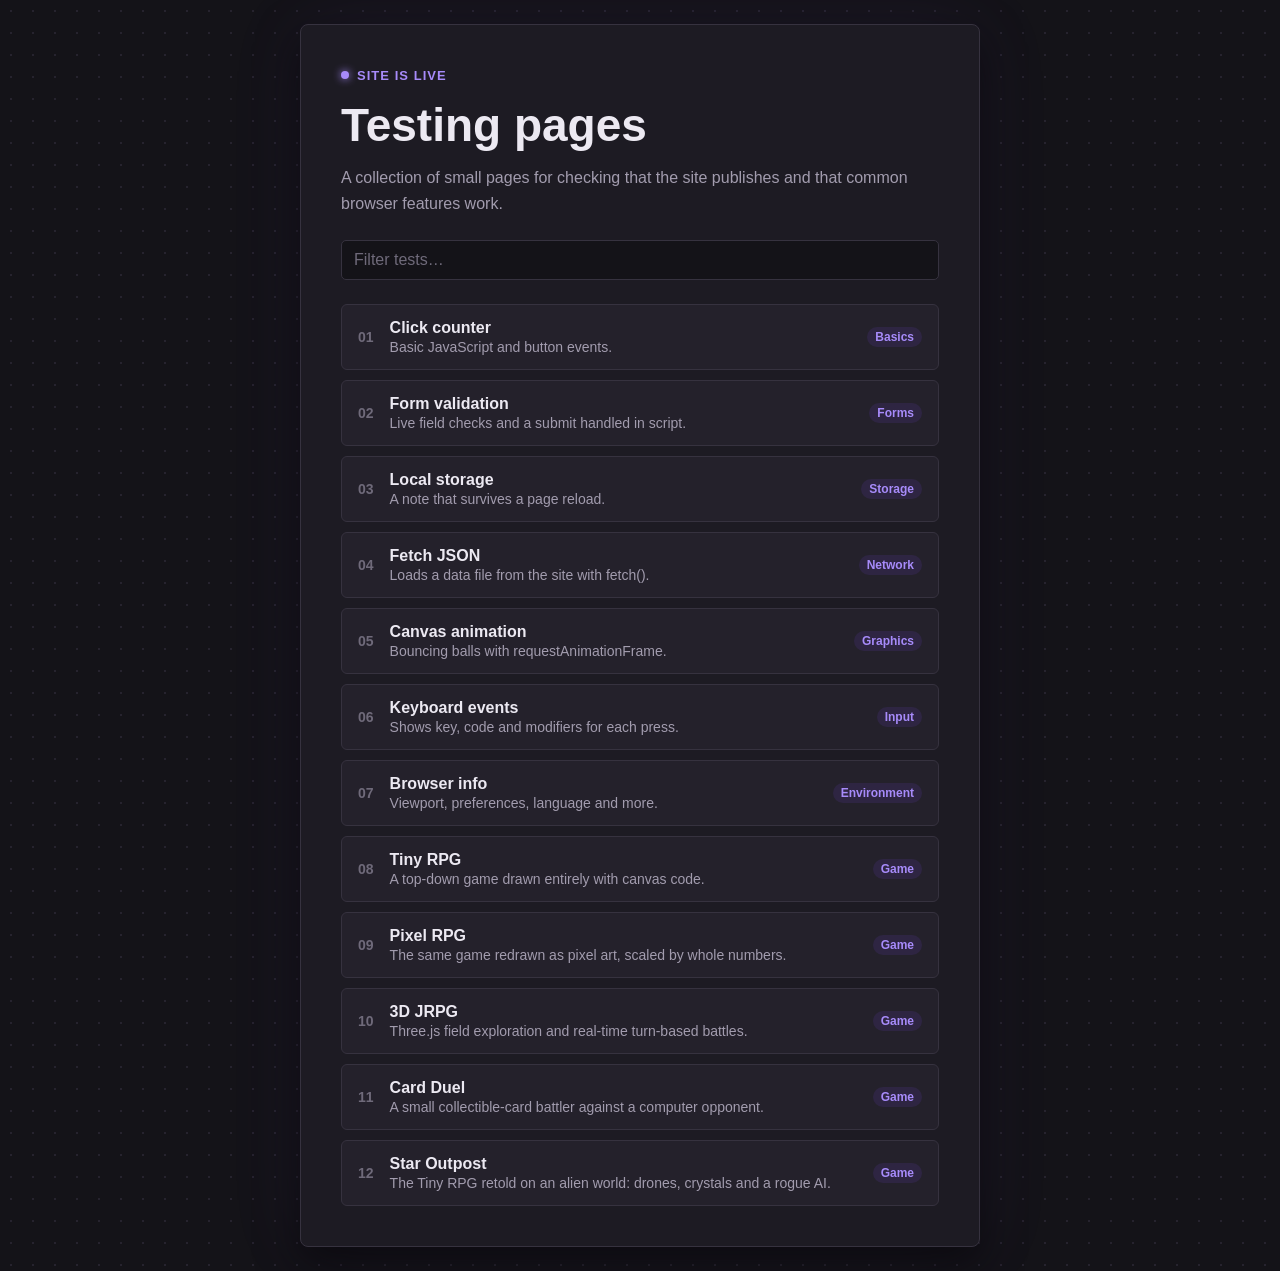
<file: index.html>
<!doctype html>
<html lang="en">
<head>
  <meta charset="utf-8">
  <meta name="viewport" content="width=device-width, initial-scale=1">
  <meta name="theme-color" content="#141318">
  <title>Testing Pages</title>
  <link rel="stylesheet" href="styles.css">
  <script src="script.js" defer></script>
</head>
<body>
  <main>
    <header>
      <span class="status">Site is live</span>
      <h1>Testing pages</h1>
      <p>A collection of small pages for checking that the site publishes and that common browser features work.</p>
      <label class="filter">
        <span class="sr-only">Filter tests</span>
        <input id="filter" type="search" placeholder="Filter tests…" autocomplete="off">
      </label>
    </header>

    <nav aria-label="Test pages">
      <ol id="toc">
        <li><a href="click-counter/">
          <span class="num">01</span>
          <span class="body"><strong>Click counter</strong><span>Basic JavaScript and button events.</span></span>
          <span class="tag">Basics</span>
        </a></li>
        <li><a href="form-validation/">
          <span class="num">02</span>
          <span class="body"><strong>Form validation</strong><span>Live field checks and a submit handled in script.</span></span>
          <span class="tag">Forms</span>
        </a></li>
        <li><a href="local-storage/">
          <span class="num">03</span>
          <span class="body"><strong>Local storage</strong><span>A note that survives a page reload.</span></span>
          <span class="tag">Storage</span>
        </a></li>
        <li><a href="fetch-json/">
          <span class="num">04</span>
          <span class="body"><strong>Fetch JSON</strong><span>Loads a data file from the site with fetch().</span></span>
          <span class="tag">Network</span>
        </a></li>
        <li><a href="canvas/">
          <span class="num">05</span>
          <span class="body"><strong>Canvas animation</strong><span>Bouncing balls with requestAnimationFrame.</span></span>
          <span class="tag">Graphics</span>
        </a></li>
        <li><a href="keyboard/">
          <span class="num">06</span>
          <span class="body"><strong>Keyboard events</strong><span>Shows key, code and modifiers for each press.</span></span>
          <span class="tag">Input</span>
        </a></li>
        <li><a href="browser-info/">
          <span class="num">07</span>
          <span class="body"><strong>Browser info</strong><span>Viewport, preferences, language and more.</span></span>
          <span class="tag">Environment</span>
        </a></li>
        <li><a href="rpg/">
          <span class="num">08</span>
          <span class="body"><strong>Tiny RPG</strong><span>A top-down game drawn entirely with canvas code.</span></span>
          <span class="tag">Game</span>
        </a></li>
        <li><a href="rpg-pixel/">
          <span class="num">09</span>
          <span class="body"><strong>Pixel RPG</strong><span>The same game redrawn as pixel art, scaled by whole numbers.</span></span>
          <span class="tag">Game</span>
        </a></li>
        <li><a href="jrpg/">
          <span class="num">10</span>
          <span class="body"><strong>3D JRPG</strong><span>Three.js field exploration and real-time turn-based battles.</span></span>
          <span class="tag">Game</span>
        </a></li>
        <li><a href="cards/">
          <span class="num">11</span>
          <span class="body"><strong>Card Duel</strong><span>A small collectible-card battler against a computer opponent.</span></span>
          <span class="tag">Game</span>
        </a></li>
        <li><a href="rpg-scifi/">
          <span class="num">12</span>
          <span class="body"><strong>Star Outpost</strong><span>The Tiny RPG retold on an alien world: drones, crystals and a rogue AI.</span></span>
          <span class="tag">Game</span>
        </a></li>
      </ol>
      <p id="empty" hidden>No tests match that filter.</p>
    </nav>
  </main>
</body>
</html>
</file>
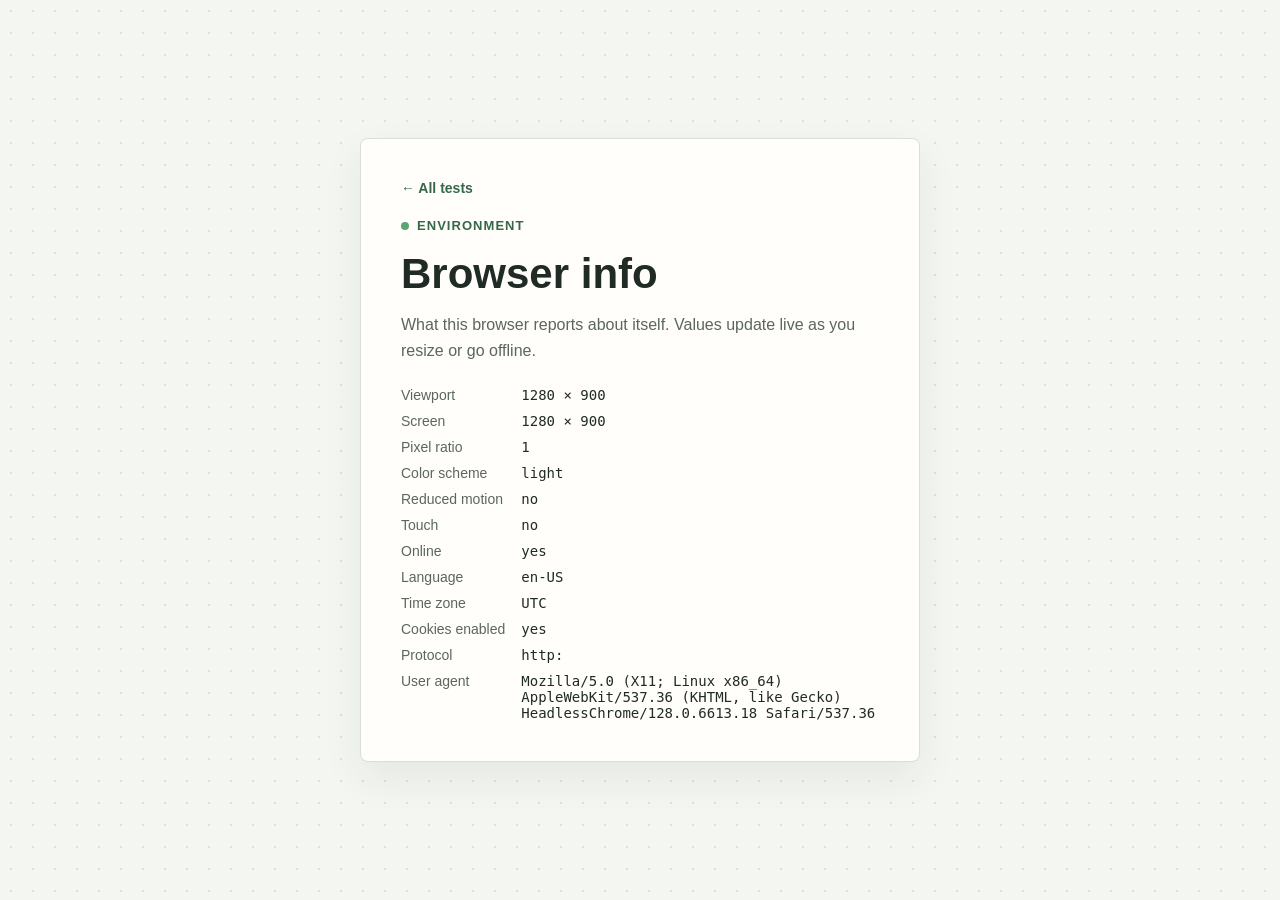
<file: browser-info/index.html>
<!doctype html>
<html lang="en">
<head>
  <meta charset="utf-8">
  <meta name="viewport" content="width=device-width, initial-scale=1">
  <meta name="theme-color" content="#f4f6f1">
  <title>Browser Info · Testing</title>
  <link rel="stylesheet" href="styles.css">
  <script src="script.js" defer></script>
</head>
<body>
  <main>
    <a class="back" href="../">← All tests</a>
    <br>
    <span class="status">Environment</span>
    <h1>Browser info</h1>
    <p>What this browser reports about itself. Values update live as you resize or go offline.</p>
    <dl id="info"></dl>
  </main>
</body>
</html>
</file>
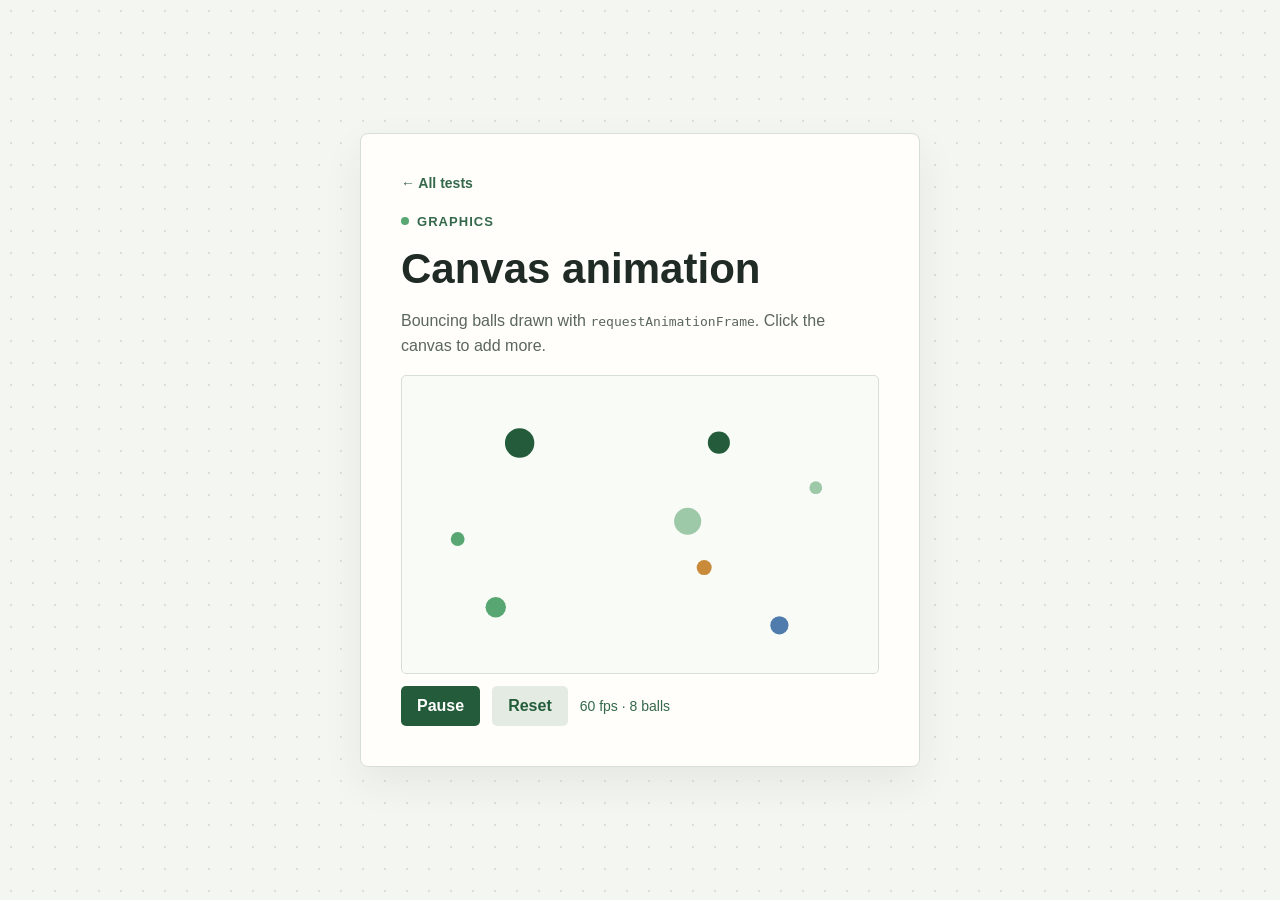
<file: canvas/index.html>
<!doctype html>
<html lang="en">
<head>
  <meta charset="utf-8">
  <meta name="viewport" content="width=device-width, initial-scale=1">
  <meta name="theme-color" content="#f4f6f1">
  <title>Canvas Animation · Testing</title>
  <link rel="stylesheet" href="styles.css">
  <script src="script.js" defer></script>
</head>
<body>
  <main>
    <a class="back" href="../">← All tests</a>
    <br>
    <span class="status">Graphics</span>
    <h1>Canvas animation</h1>
    <p>Bouncing balls drawn with <code>requestAnimationFrame</code>. Click the canvas to add more.</p>
    <canvas id="stage" aria-label="Bouncing balls animation"></canvas>
    <div class="row">
      <button id="toggle" type="button">Pause</button>
      <button id="reset" type="button" class="secondary">Reset</button>
      <span id="fps" aria-live="off"></span>
    </div>
  </main>
</body>
</html>
</file>
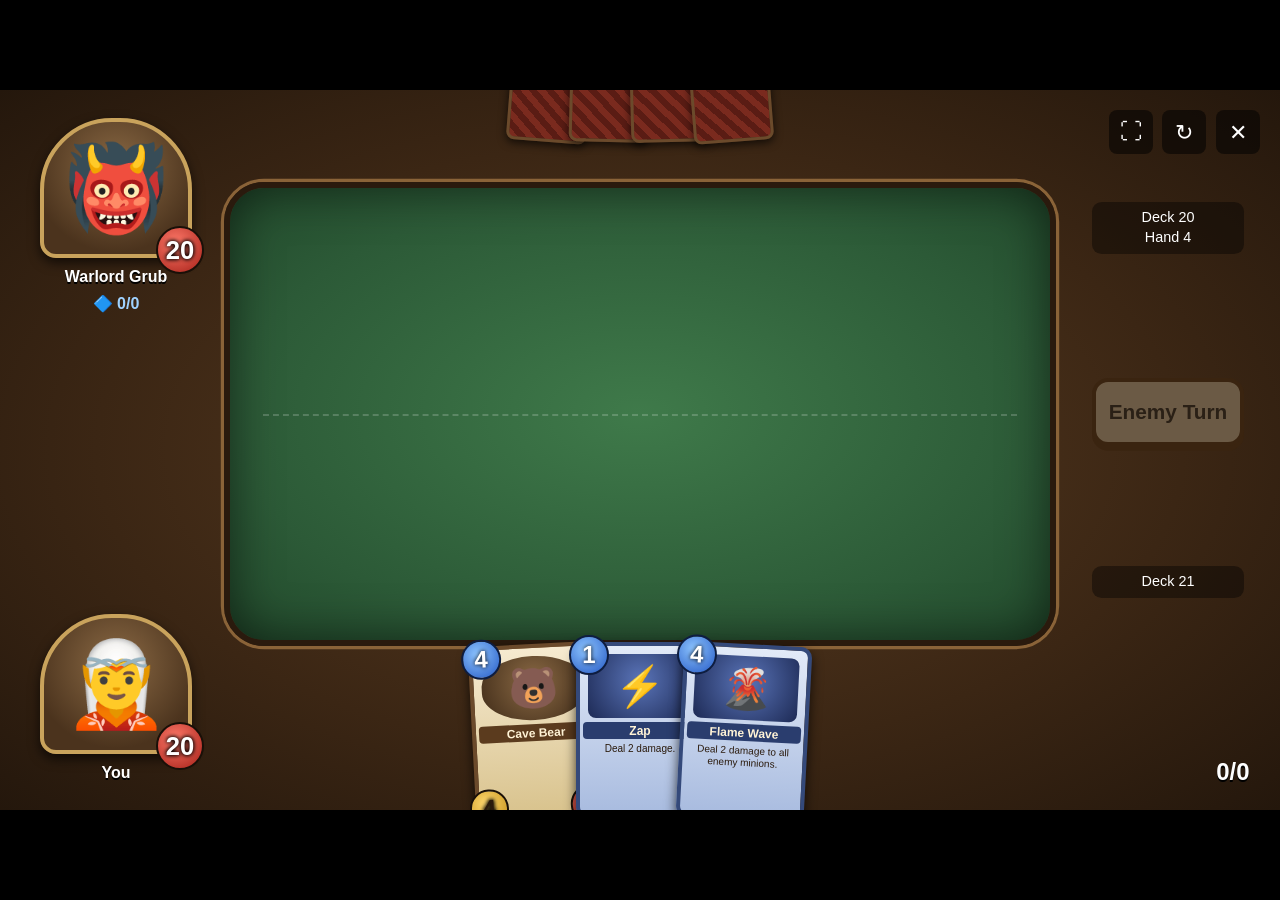
<file: cards/index.html>
<!doctype html>
<html lang="en">
<head>
  <meta charset="utf-8">
  <meta name="viewport" content="width=device-width, initial-scale=1, viewport-fit=cover">
  <meta name="theme-color" content="#000000">
  <title>Card Duel · Testing</title>
  <link rel="stylesheet" href="styles.css">
  <script src="script.js" defer></script>
</head>
<body>
  <div id="stage">
    <div id="table" aria-hidden="true"><div class="line"></div></div>

    <div id="foe-hero" class="hero"></div>
    <div id="foe-mana" class="mana-text"></div>
    <div id="foe-hand"></div>
    <div id="foe-board" class="board"></div>

    <div id="you-board" class="board"></div>
    <div id="you-hero" class="hero"></div>
    <div id="you-mana" class="mana"></div>
    <div id="hand"></div>

    <div id="foe-deck" class="deck"></div>
    <div id="you-deck" class="deck"></div>
    <button id="end-turn" type="button">End Turn</button>

    <div id="inspect" hidden></div>
    <div id="reveal" hidden></div>
    <svg id="arrow" viewBox="0 0 16 9" preserveAspectRatio="none" aria-hidden="true">
      <path></path><circle r="0.14"></circle>
    </svg>
    <div id="fx" aria-hidden="true"></div>
    <div id="banner" hidden></div>
    <div id="result" hidden>
      <strong></strong>
      <button type="button">Play again</button>
    </div>

    <div class="buttons">
      <button id="fullscreen" type="button" aria-label="Toggle fullscreen" hidden>⛶</button>
      <button id="restart" type="button" aria-label="Restart">↻</button>
      <a href="../" aria-label="Back to all tests">✕</a>
    </div>
  </div>
  <div class="rotate" role="alert">
    <span>⟳</span>
    Rotate your device to landscape
  </div>
</body>
</html>
</file>
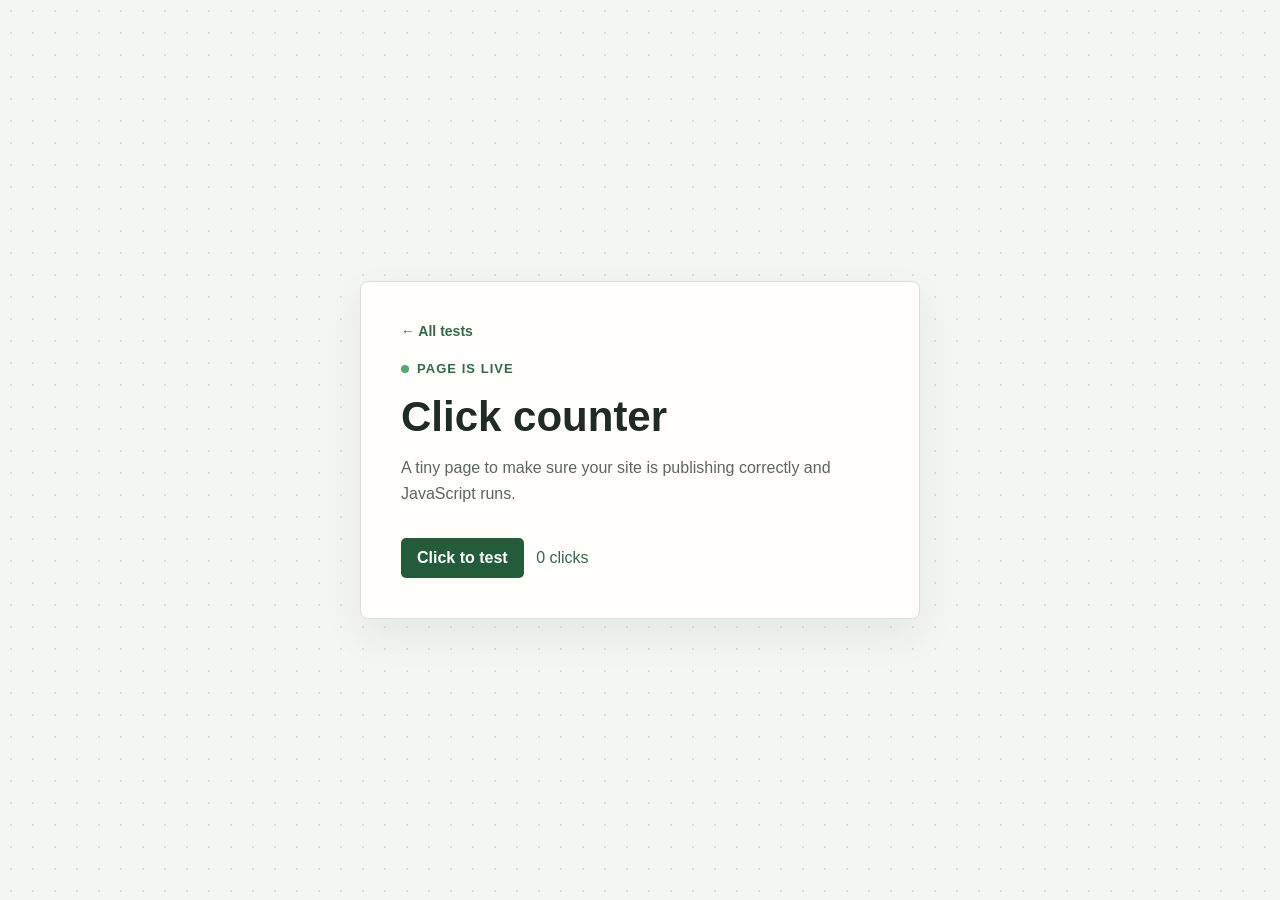
<file: click-counter/index.html>
<!doctype html>
<html lang="en">
<head>
  <meta charset="utf-8">
  <meta name="viewport" content="width=device-width, initial-scale=1">
  <meta name="theme-color" content="#f4f6f1">
  <title>Click Counter · Testing</title>
  <link rel="stylesheet" href="styles.css">
  <script src="script.js" defer></script>
</head>
<body>
  <main>
    <a class="back" href="../">← All tests</a>
    <br>
    <span class="status">Page is live</span>
    <h1>Click counter</h1>
    <p>A tiny page to make sure your site is publishing correctly and JavaScript runs.</p>
    <button id="test-button" type="button">Click to test</button>
    <span id="count" aria-live="polite">0 clicks</span>
  </main>
</body>
</html>
</file>
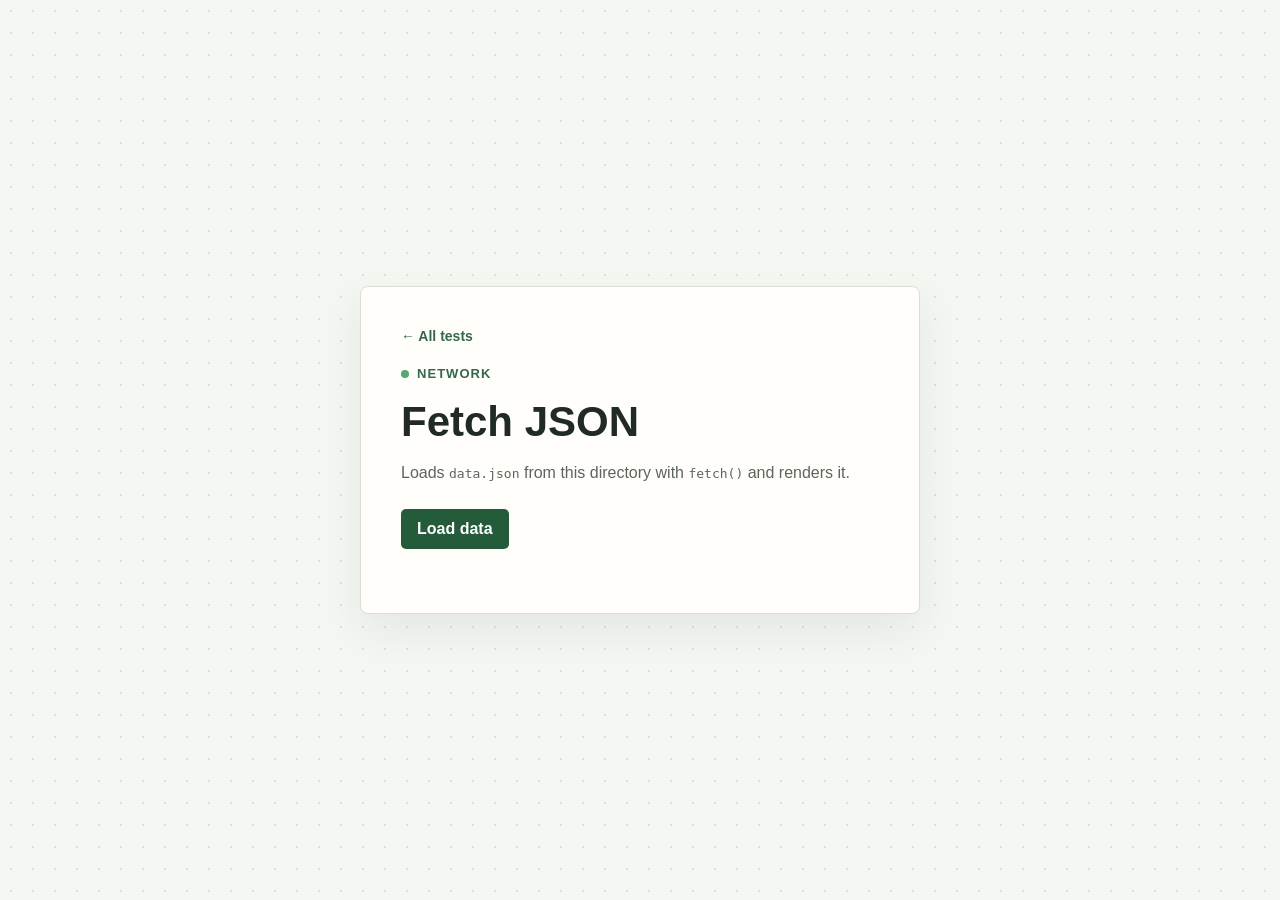
<file: fetch-json/index.html>
<!doctype html>
<html lang="en">
<head>
  <meta charset="utf-8">
  <meta name="viewport" content="width=device-width, initial-scale=1">
  <meta name="theme-color" content="#f4f6f1">
  <title>Fetch JSON · Testing</title>
  <link rel="stylesheet" href="styles.css">
  <script src="script.js" defer></script>
</head>
<body>
  <main>
    <a class="back" href="../">← All tests</a>
    <br>
    <span class="status">Network</span>
    <h1>Fetch JSON</h1>
    <p>Loads <code>data.json</code> from this directory with <code>fetch()</code> and renders it.</p>
    <button id="load" type="button">Load data</button>
    <span id="state" aria-live="polite"></span>
    <ul id="list"></ul>
  </main>
</body>
</html>
</file>
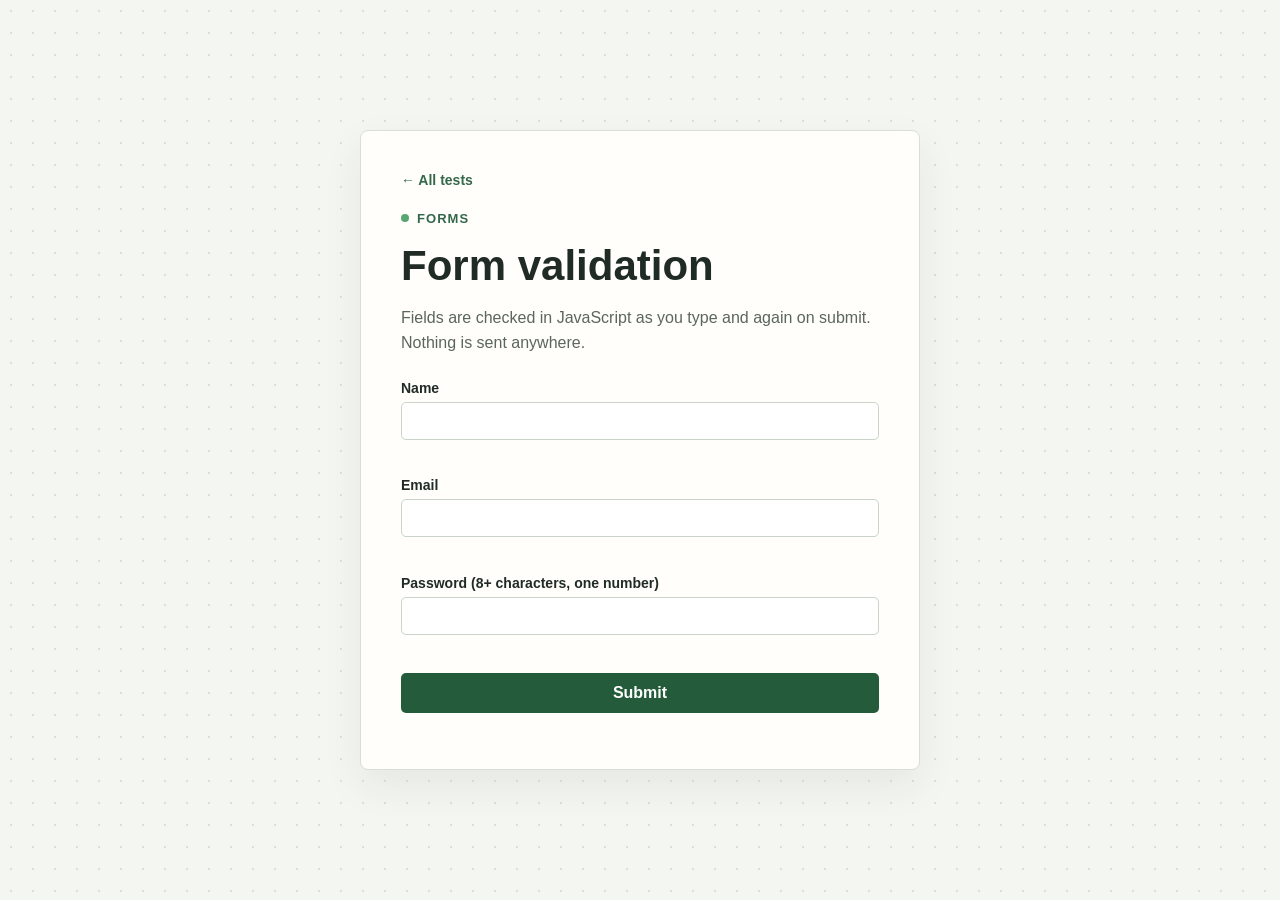
<file: form-validation/index.html>
<!doctype html>
<html lang="en">
<head>
  <meta charset="utf-8">
  <meta name="viewport" content="width=device-width, initial-scale=1">
  <meta name="theme-color" content="#f4f6f1">
  <title>Form Validation · Testing</title>
  <link rel="stylesheet" href="styles.css">
  <script src="script.js" defer></script>
</head>
<body>
  <main>
    <a class="back" href="../">← All tests</a>
    <br>
    <span class="status">Forms</span>
    <h1>Form validation</h1>
    <p>Fields are checked in JavaScript as you type and again on submit. Nothing is sent anywhere.</p>
    <form id="signup" novalidate>
      <label>Name
        <input id="name" name="name" autocomplete="name">
        <span class="error" id="name-error"></span>
      </label>
      <label>Email
        <input id="email" name="email" type="email" autocomplete="email">
        <span class="error" id="email-error"></span>
      </label>
      <label>Password (8+ characters, one number)
        <input id="password" name="password" type="password" autocomplete="new-password">
        <span class="error" id="password-error"></span>
      </label>
      <button type="submit">Submit</button>
      <p id="result" aria-live="polite"></p>
    </form>
  </main>
</body>
</html>
</file>
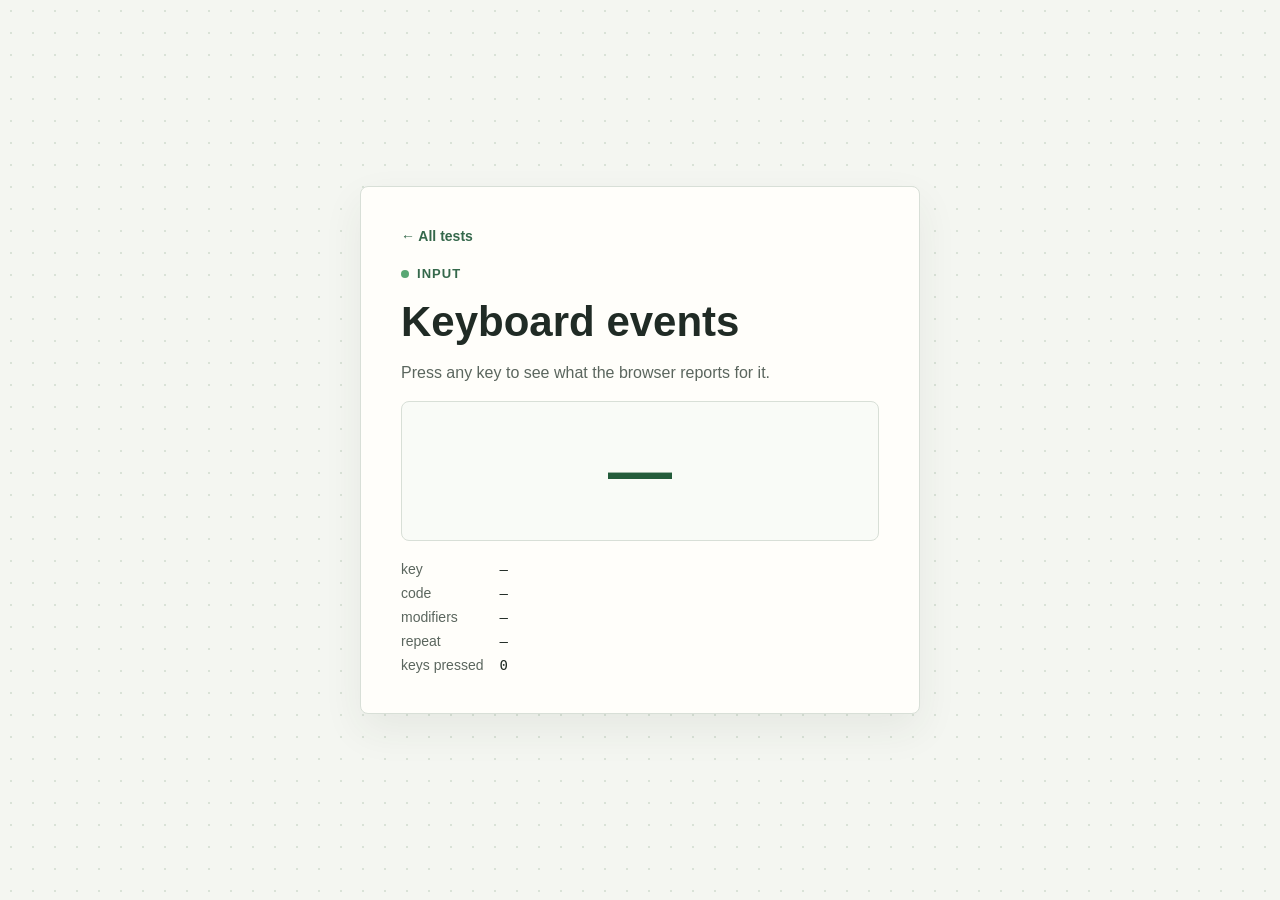
<file: keyboard/index.html>
<!doctype html>
<html lang="en">
<head>
  <meta charset="utf-8">
  <meta name="viewport" content="width=device-width, initial-scale=1">
  <meta name="theme-color" content="#f4f6f1">
  <title>Keyboard Events · Testing</title>
  <link rel="stylesheet" href="styles.css">
  <script src="script.js" defer></script>
</head>
<body>
  <main>
    <a class="back" href="../">← All tests</a>
    <br>
    <span class="status">Input</span>
    <h1>Keyboard events</h1>
    <p>Press any key to see what the browser reports for it.</p>
    <div class="key" id="key" aria-live="polite">—</div>
    <dl>
      <dt>key</dt><dd id="k-key">—</dd>
      <dt>code</dt><dd id="k-code">—</dd>
      <dt>modifiers</dt><dd id="k-mods">—</dd>
      <dt>repeat</dt><dd id="k-repeat">—</dd>
      <dt>keys pressed</dt><dd id="k-count">0</dd>
    </dl>
  </main>
</body>
</html>
</file>
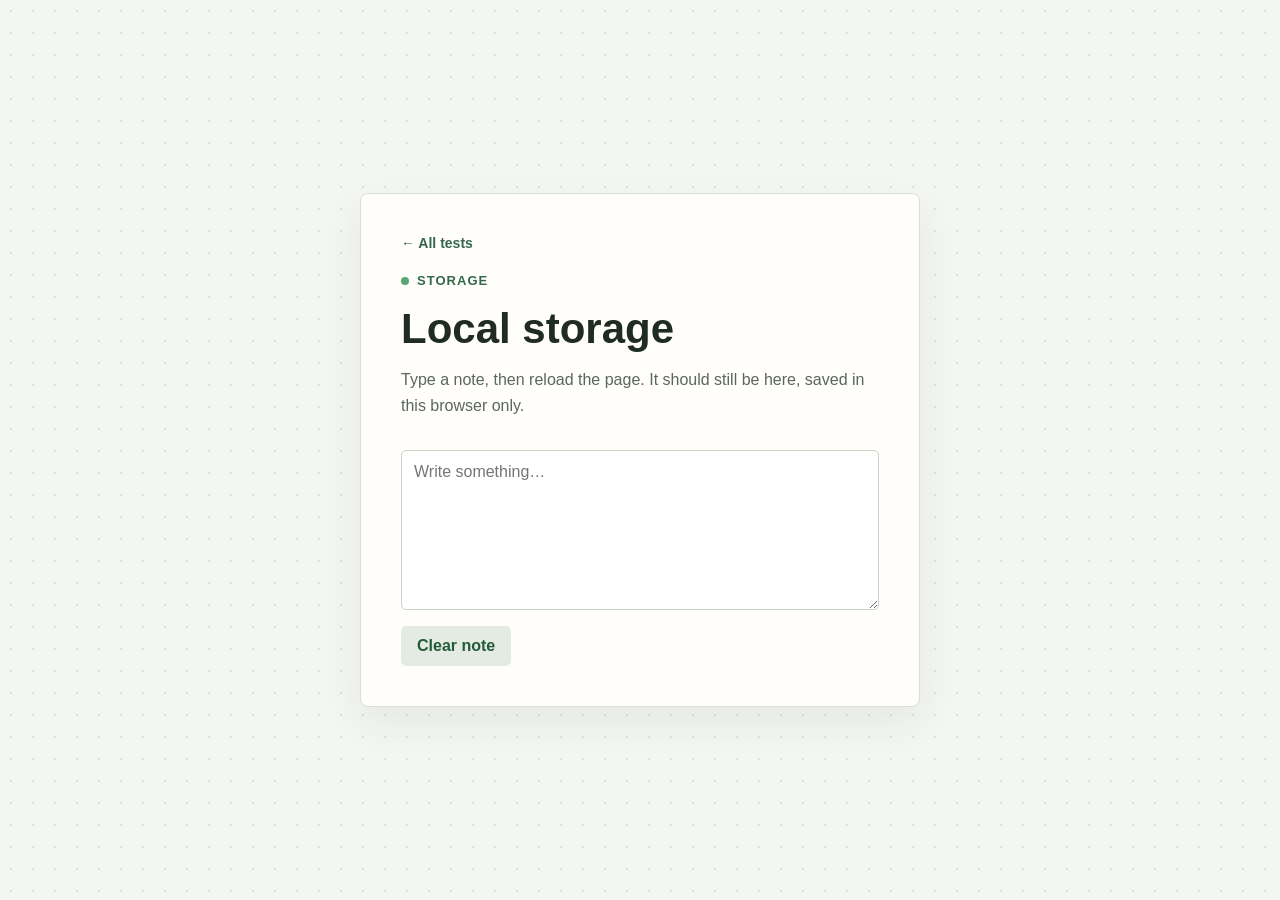
<file: local-storage/index.html>
<!doctype html>
<html lang="en">
<head>
  <meta charset="utf-8">
  <meta name="viewport" content="width=device-width, initial-scale=1">
  <meta name="theme-color" content="#f4f6f1">
  <title>Local Storage · Testing</title>
  <link rel="stylesheet" href="styles.css">
  <script src="script.js" defer></script>
</head>
<body>
  <main>
    <a class="back" href="../">← All tests</a>
    <br>
    <span class="status">Storage</span>
    <h1>Local storage</h1>
    <p>Type a note, then reload the page. It should still be here, saved in this browser only.</p>
    <label for="note" class="sr-only">Note</label>
    <textarea id="note" placeholder="Write something…"></textarea>
    <div class="row">
      <button id="clear" type="button" class="secondary">Clear note</button>
      <span id="saved" aria-live="polite"></span>
    </div>
  </main>
</body>
</html>
</file>
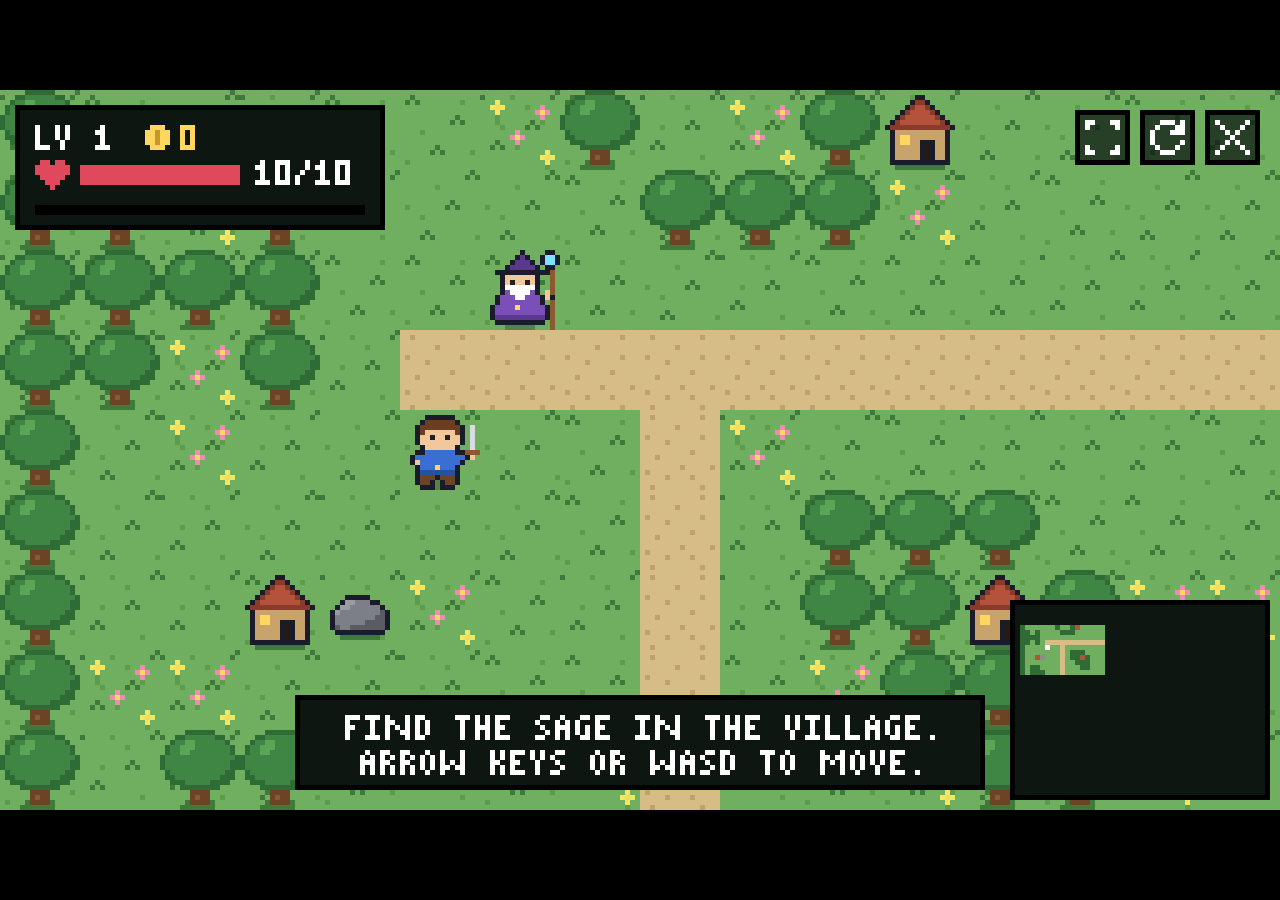
<file: rpg-pixel/index.html>
<!doctype html>
<html lang="en">
<head>
  <meta charset="utf-8">
  <meta name="viewport" content="width=device-width, initial-scale=1, viewport-fit=cover">
  <meta name="theme-color" content="#000000">
  <title>Pixel RPG · Testing</title>
  <link rel="stylesheet" href="styles.css">
  <script src="script.js" defer></script>
</head>
<body>
  <div id="stage">
    <canvas id="game" aria-label="Pixel-art top-down RPG. Move with arrow keys or WASD, walk into slimes to fight." tabindex="0"></canvas>
    <div class="buttons">
      <button id="fullscreen" type="button" aria-label="Toggle fullscreen" hidden></button>
      <button id="restart" type="button" aria-label="Restart"></button>
      <a href="../" aria-label="Back to all tests"></a>
    </div>
    <div class="pad" aria-label="Movement controls">
      <button type="button" data-dir="up" aria-label="Up"></button>
      <button type="button" data-dir="left" aria-label="Left"></button>
      <button type="button" data-dir="down" aria-label="Down"></button>
      <button type="button" data-dir="right" aria-label="Right"></button>
    </div>
  </div>
  <div class="rotate" role="alert">
    <span>⟳</span>
    Rotate your device to landscape
  </div>
</body>
</html>
</file>
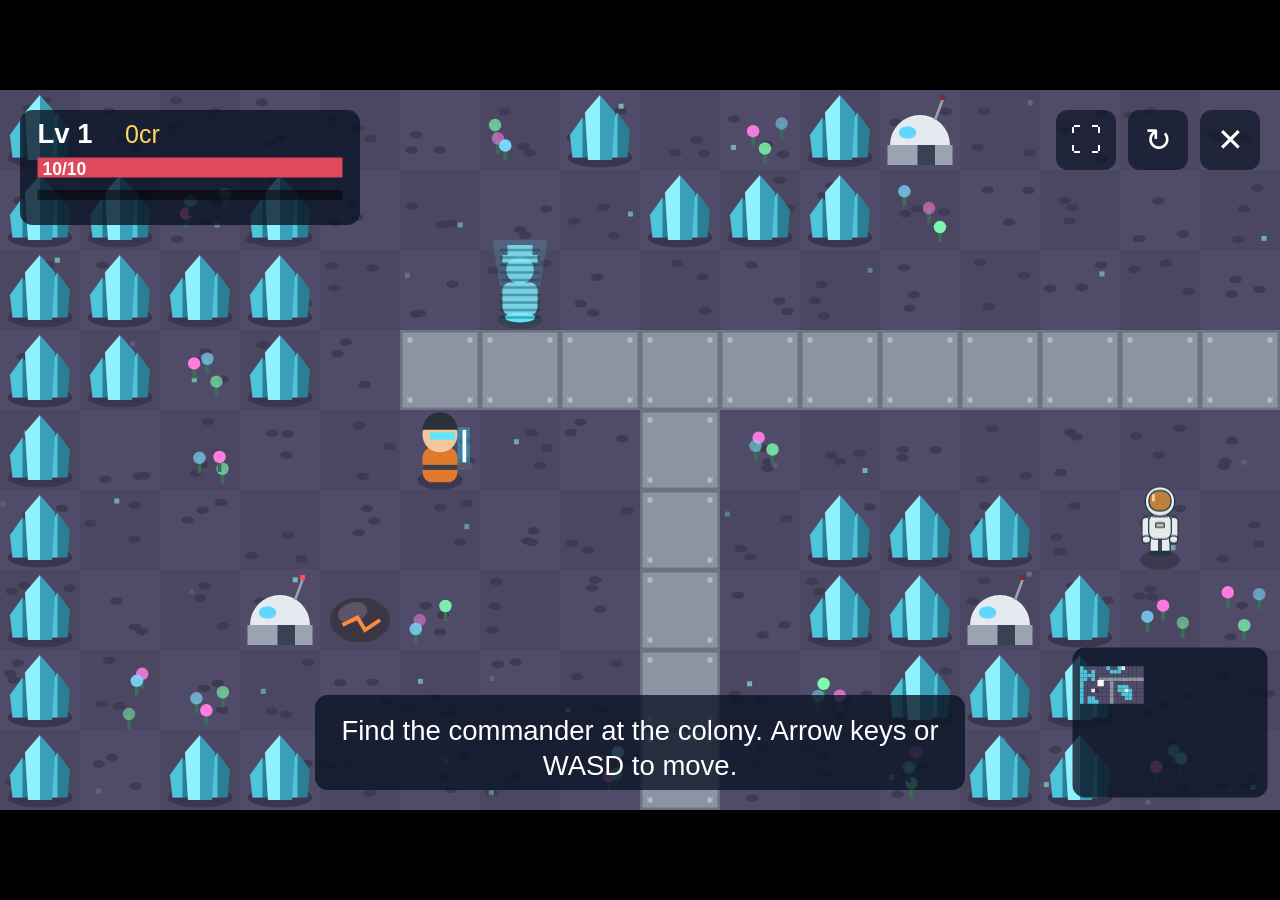
<file: rpg-scifi/index.html>
<!doctype html>
<html lang="en">
<head>
  <meta charset="utf-8">
  <meta name="viewport" content="width=device-width, initial-scale=1, viewport-fit=cover">
  <meta name="theme-color" content="#000000">
  <title>Star Outpost · Testing</title>
  <link rel="stylesheet" href="styles.css">
  <script src="script.js" defer></script>
</head>
<body>
  <div id="stage">
    <canvas id="game" aria-label="Top-down sci-fi RPG. Move with arrow keys or WASD, walk into drones to fight." tabindex="0"></canvas>
    <div class="buttons">
      <button id="fullscreen" type="button" aria-label="Toggle fullscreen" hidden>⛶</button>
      <button id="restart" type="button" aria-label="Restart">↻</button>
      <a href="../" aria-label="Back to all tests">✕</a>
    </div>
    <div class="pad" aria-label="Movement controls">
      <button type="button" data-dir="up" aria-label="Up">▲</button>
      <button type="button" data-dir="left" aria-label="Left">◀</button>
      <button type="button" data-dir="down" aria-label="Down">▼</button>
      <button type="button" data-dir="right" aria-label="Right">▶</button>
    </div>
  </div>
  <div class="rotate" role="alert">
    <span>⟳</span>
    Rotate your device to landscape
  </div>
</body>
</html>
</file>
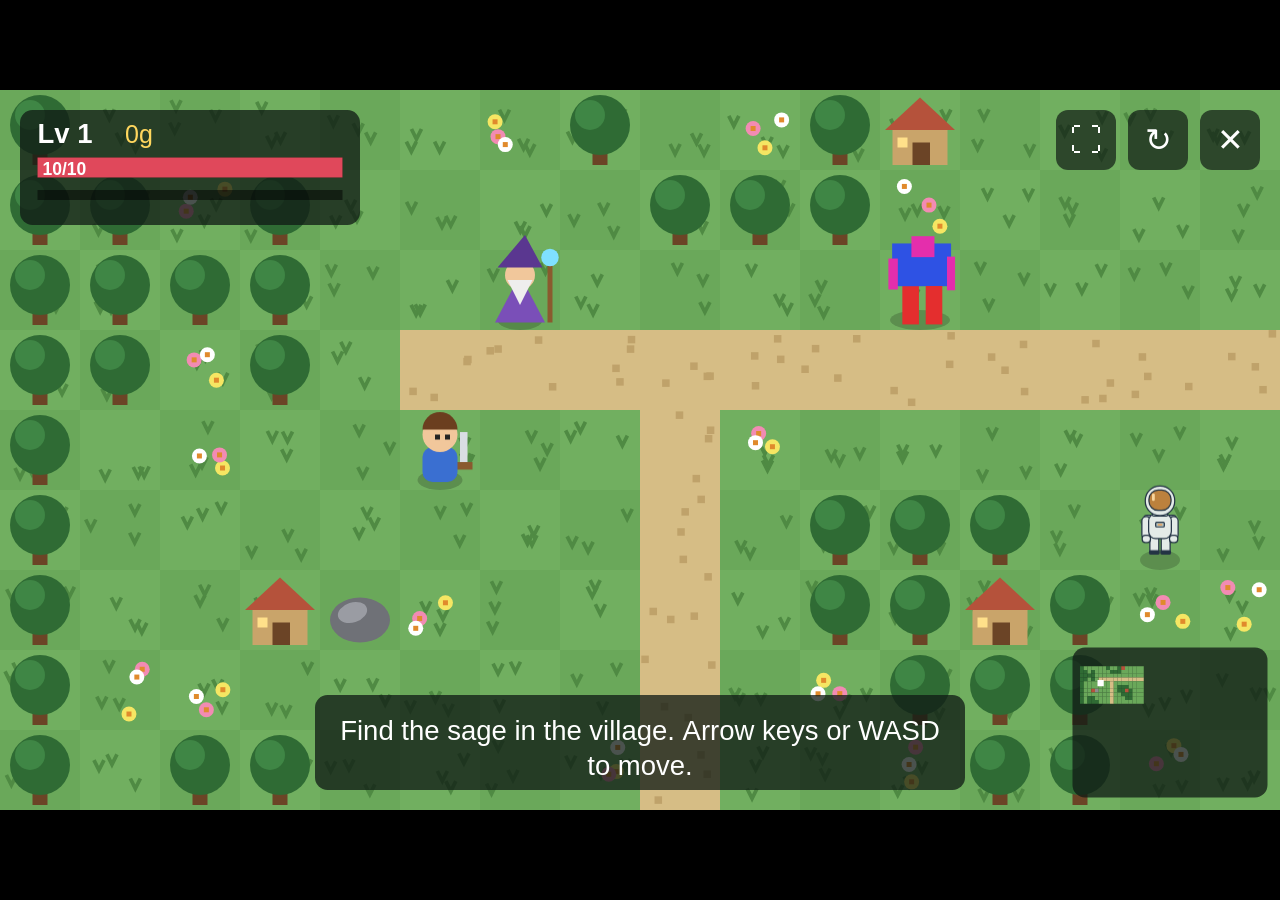
<file: rpg/index.html>
<!doctype html>
<html lang="en">
<head>
  <meta charset="utf-8">
  <meta name="viewport" content="width=device-width, initial-scale=1, viewport-fit=cover">
  <meta name="theme-color" content="#000000">
  <title>Tiny RPG · Testing</title>
  <link rel="stylesheet" href="styles.css">
  <script src="script.js" defer></script>
</head>
<body>
  <div id="stage">
    <canvas id="game" aria-label="Top-down RPG. Move with arrow keys or WASD, walk into slimes to fight." tabindex="0"></canvas>
    <div class="buttons">
      <button id="fullscreen" type="button" aria-label="Toggle fullscreen" hidden>⛶</button>
      <button id="restart" type="button" aria-label="Restart">↻</button>
      <a href="../" aria-label="Back to all tests">✕</a>
    </div>
    <div class="pad" aria-label="Movement controls">
      <button type="button" data-dir="up" aria-label="Up">▲</button>
      <button type="button" data-dir="left" aria-label="Left">◀</button>
      <button type="button" data-dir="down" aria-label="Down">▼</button>
      <button type="button" data-dir="right" aria-label="Right">▶</button>
    </div>
  </div>
  <div class="rotate" role="alert">
    <span>⟳</span>
    Rotate your device to landscape
  </div>
</body>
</html>
</file>
<file: styles.css>
:root {
  color-scheme: dark;
  font-family: "Trebuchet MS", sans-serif;
  /* Dark gray surfaces with purple accents. */
  --bg: #141318;
  --dots: #26232e;
  --panel: #1d1b23;
  --card: #24212b;
  --card-hover: #2a2633;
  --border: #36323f;
  --text: #ece9f2;
  --muted: #a29cae;
  --faint: #6f6a7a;
  --accent: #a78bfa;
  --accent-strong: #8b5cf6;
  --accent-soft: #2e2542;
  background: var(--bg);
  color: var(--text);
}

* { box-sizing: border-box; }

body {
  min-height: 100vh;
  margin: 0;
  display: grid;
  place-items: center;
  padding: 24px;
  background: var(--bg) radial-gradient(var(--dots) 1px, transparent 1px);
  background-size: 22px 22px;
}

main {
  width: min(100%, 680px);
  padding: 40px;
  border: 1px solid var(--border);
  border-radius: 8px;
  background: var(--panel);
  box-shadow: 0 16px 40px #0008, 0 0 80px #8b5cf614;
}

.status {
  display: inline-flex;
  align-items: center;
  gap: 8px;
  color: var(--accent);
  font-size: 13px;
  font-weight: 700;
  text-transform: uppercase;
  letter-spacing: 0.08em;
}

.status::before {
  width: 8px;
  height: 8px;
  border-radius: 50%;
  background: var(--accent);
  box-shadow: 0 0 8px var(--accent);
  content: "";
}

h1 {
  margin: 18px 0 10px;
  font-size: clamp(32px, 8vw, 46px);
  line-height: 1.05;
}

p { color: var(--muted); line-height: 1.6; }

.filter input {
  width: 100%;
  margin-top: 8px;
  padding: 10px 12px;
  border: 1px solid var(--border);
  border-radius: 5px;
  background: var(--bg);
  color: var(--text);
  font: inherit;
}

.filter input::placeholder { color: var(--faint); }
.filter input:focus-visible { outline: 3px solid var(--accent-strong); outline-offset: 2px; }

ol { display: grid; gap: 10px; margin: 24px 0 0; padding: 0; list-style: none; }

ol a {
  display: grid;
  grid-template-columns: auto 1fr auto;
  align-items: center;
  gap: 16px;
  padding: 14px 16px;
  border: 1px solid var(--border);
  border-radius: 6px;
  background: var(--card);
  color: inherit;
  text-decoration: none;
  transition: border-color 0.15s, background 0.15s, transform 0.15s, box-shadow 0.15s;
}

ol a:hover {
  border-color: var(--accent-strong);
  background: var(--card-hover);
  box-shadow: 0 6px 18px #0006, 0 0 0 1px #8b5cf640;
  transform: translateY(-1px);
}

ol a:focus-visible { outline: 3px solid var(--accent-strong); outline-offset: 2px; }

.num {
  color: var(--faint);
  font-size: 14px;
  font-weight: 700;
  font-variant-numeric: tabular-nums;
}

.body { display: grid; gap: 2px; }
.body span { color: var(--muted); font-size: 14px; }

.tag {
  padding: 3px 8px;
  border-radius: 999px;
  background: var(--accent-soft);
  color: var(--accent);
  font-size: 12px;
  font-weight: 700;
}

.sr-only {
  position: absolute;
  width: 1px;
  height: 1px;
  overflow: hidden;
  clip: rect(0 0 0 0);
  white-space: nowrap;
}

@media (prefers-reduced-motion: reduce) {
  ol a { transition: none; }
  ol a:hover { transform: none; }
}

@media (max-width: 480px) {
  main { padding: 28px 20px; }
  ol a { grid-template-columns: auto 1fr; }
  .tag { display: none; }
}
</file>
<file: browser-info/styles.css>
:root {
  color-scheme: light;
  font-family: "Trebuchet MS", sans-serif;
  background: #f4f6f1;
  color: #202b25;
}

* { box-sizing: border-box; }

body {
  min-height: 100vh;
  margin: 0;
  display: grid;
  place-items: center;
  padding: 24px;
  background-image: radial-gradient(#d9e2d7 1px, transparent 1px);
  background-size: 22px 22px;
}

main {
  width: min(100%, 560px);
  padding: 40px;
  border: 1px solid #d8dfd7;
  border-radius: 8px;
  background: #fffefa;
  box-shadow: 0 16px 40px #26392b12;
}

.back {
  display: inline-block;
  margin-bottom: 20px;
  color: #35684b;
  font-size: 14px;
  font-weight: 700;
  text-decoration: none;
}

.back:hover { text-decoration: underline; }

.status {
  display: inline-flex;
  align-items: center;
  gap: 8px;
  color: #35684b;
  font-size: 13px;
  font-weight: 700;
  text-transform: uppercase;
  letter-spacing: 0.08em;
}

.status::before {
  width: 8px;
  height: 8px;
  border-radius: 50%;
  background: #58a773;
  content: "";
}

h1 {
  margin: 18px 0 10px;
  font-size: clamp(30px, 7vw, 42px);
  line-height: 1.05;
}

p { color: #5b665e; line-height: 1.6; }

button {
  padding: 11px 16px;
  border: 0;
  border-radius: 5px;
  background: #245c3b;
  color: white;
  font: inherit;
  font-weight: 700;
  cursor: pointer;
}

button:hover { background: #19482d; }
button:focus-visible,
input:focus-visible,
textarea:focus-visible { outline: 3px solid #9dc9a8; outline-offset: 3px; }

button.secondary { background: #e4ebe2; color: #245c3b; }
button.secondary:hover { background: #d4dfd2; }

@media (max-width: 480px) {
  main { padding: 28px 24px; }
}

dl {
  display: grid;
  grid-template-columns: max-content 1fr;
  gap: 10px 16px;
  margin: 24px 0 0;
  font-size: 14px;
}
dt { color: #5b665e; }
dd { margin: 0; font-family: ui-monospace, monospace; overflow-wrap: anywhere; }
</file>
<file: canvas/styles.css>
:root {
  color-scheme: light;
  font-family: "Trebuchet MS", sans-serif;
  background: #f4f6f1;
  color: #202b25;
}

* { box-sizing: border-box; }

body {
  min-height: 100vh;
  margin: 0;
  display: grid;
  place-items: center;
  padding: 24px;
  background-image: radial-gradient(#d9e2d7 1px, transparent 1px);
  background-size: 22px 22px;
}

main {
  width: min(100%, 560px);
  padding: 40px;
  border: 1px solid #d8dfd7;
  border-radius: 8px;
  background: #fffefa;
  box-shadow: 0 16px 40px #26392b12;
}

.back {
  display: inline-block;
  margin-bottom: 20px;
  color: #35684b;
  font-size: 14px;
  font-weight: 700;
  text-decoration: none;
}

.back:hover { text-decoration: underline; }

.status {
  display: inline-flex;
  align-items: center;
  gap: 8px;
  color: #35684b;
  font-size: 13px;
  font-weight: 700;
  text-transform: uppercase;
  letter-spacing: 0.08em;
}

.status::before {
  width: 8px;
  height: 8px;
  border-radius: 50%;
  background: #58a773;
  content: "";
}

h1 {
  margin: 18px 0 10px;
  font-size: clamp(30px, 7vw, 42px);
  line-height: 1.05;
}

p { color: #5b665e; line-height: 1.6; }

button {
  padding: 11px 16px;
  border: 0;
  border-radius: 5px;
  background: #245c3b;
  color: white;
  font: inherit;
  font-weight: 700;
  cursor: pointer;
}

button:hover { background: #19482d; }
button:focus-visible,
input:focus-visible,
textarea:focus-visible { outline: 3px solid #9dc9a8; outline-offset: 3px; }

button.secondary { background: #e4ebe2; color: #245c3b; }
button.secondary:hover { background: #d4dfd2; }

@media (max-width: 480px) {
  main { padding: 28px 24px; }
}

canvas {
  display: block;
  width: 100%;
  aspect-ratio: 16 / 10;
  margin-top: 16px;
  border: 1px solid #d8dfd7;
  border-radius: 5px;
  background: #f9fbf7;
  cursor: crosshair;
}
.row { display: flex; flex-wrap: wrap; align-items: center; gap: 12px; margin-top: 12px; }
#fps { color: #35684b; font-size: 14px; font-variant-numeric: tabular-nums; }
</file>
<file: cards/styles.css>
/* The game area is always an exact 16:9 rectangle, as large as fits.
   script.js sets #stage's size and --u (1/16 of the game width, in CSS px);
   everything is positioned and sized in --u so the layout never changes. */
:root {
  color-scheme: dark;
  font-family: "Trebuchet MS", sans-serif;
  --u: 60px;
}

* { box-sizing: border-box; }

html, body {
  height: 100%;
  margin: 0;
  overflow: hidden;
  background: #000;
}

body {
  display: grid;
  place-items: center;
}

#stage {
  position: relative;
  overflow: clip;
  color: #fff;
  font-size: calc(var(--u) * 0.2);
  background:
    radial-gradient(ellipse at 50% 50%, #5a3d22 0%, #3b2614 60%, #24170c 100%);
  touch-action: none;
  user-select: none;
  -webkit-user-select: none;
}

[hidden] { display: none !important; }

/* ---------- Table ---------- */

#table {
  position: absolute;
  left: calc(var(--u) * 2.8);
  top: calc(var(--u) * 1.15);
  width: calc(var(--u) * 10.4);
  height: calc(var(--u) * 5.8);
  border: calc(var(--u) * 0.08) solid #2a1a0d;
  border-radius: calc(var(--u) * 0.5);
  background:
    radial-gradient(ellipse at 50% 50%, #3f7a4a 0%, #2c5a37 70%, #224a2c 100%);
  box-shadow: inset 0 0 calc(var(--u) * 0.6) #0008, 0 0 0 calc(var(--u) * 0.04) #8a6338;
}

#table .line {
  position: absolute;
  left: 4%;
  right: 4%;
  top: 50%;
  border-top: calc(var(--u) * 0.03) dashed #ffffff30;
}

.board {
  position: absolute;
  left: calc(var(--u) * 3);
  width: calc(var(--u) * 10);
  height: calc(var(--u) * 2.3);
  display: flex;
  align-items: center;
  justify-content: center;
  gap: calc(var(--u) * 0.28);
}

#foe-board { top: calc(var(--u) * 1.3); }
#you-board { top: calc(var(--u) * 4.5); }
#you-board.drop { background: #ffffff14; border-radius: calc(var(--u) * 0.3); }

/* ---------- Minions on the board ---------- */

.minion {
  position: relative;
  isolation: isolate;
  width: calc(var(--u) * 1.45);
  height: calc(var(--u) * 1.9);
  flex: none;
  transition: transform 0.15s;
}

.minion .portrait,
.hero .portrait {
  position: absolute;
  display: grid;
  place-items: center;
  background: radial-gradient(circle at 50% 35%, #8b6a45 0%, #4b331d 75%);
  border: calc(var(--u) * 0.06) solid #c9a35c;
  box-shadow: 0 calc(var(--u) * 0.06) calc(var(--u) * 0.14) #000a;
  transition: box-shadow 0.2s;
}

.minion .portrait {
  inset: 0;
  border-radius: 50% / 42%;
  font-size: calc(var(--u) * 0.8);
}

.minion.taunt::before {
  content: "";
  position: absolute;
  inset: calc(var(--u) * -0.14) calc(var(--u) * -0.16) calc(var(--u) * -0.12);
  z-index: -1;
  background: linear-gradient(180deg, #c3c8cf, #6a7078);
  clip-path: polygon(50% 0, 100% 10%, 100% 62%, 50% 100%, 0 62%, 0 10%);
}

.minion.shield .portrait::after {
  content: "";
  position: absolute;
  inset: calc(var(--u) * -0.12);
  border-radius: inherit;
  border: calc(var(--u) * 0.05) solid #ffe68a;
  background: #ffe27a26;
  box-shadow: 0 0 calc(var(--u) * 0.25) #ffd84a;
}

.minion.ready .portrait { box-shadow: 0 0 calc(var(--u) * 0.1) calc(var(--u) * 0.06) #4cff7a; }
.minion.selected { transform: translateY(calc(var(--u) * -0.12)) scale(1.06); }
.minion.sleeping .portrait::before {
  content: "💤";
  position: absolute;
  top: calc(var(--u) * -0.05);
  right: calc(var(--u) * -0.1);
  font-size: calc(var(--u) * 0.3);
}

.minion.dying { animation: die 0.45s forwards; }

@keyframes die {
  to { opacity: 0; transform: scale(0.6) rotate(-8deg); filter: grayscale(1); }
}

.stat {
  position: absolute;
  display: grid;
  place-items: center;
  width: calc(var(--u) * 0.48);
  height: calc(var(--u) * 0.48);
  border: calc(var(--u) * 0.035) solid #1a1008;
  border-radius: 50%;
  font-weight: bold;
  font-size: calc(var(--u) * 0.28);
  text-shadow: 0 0 calc(var(--u) * 0.05) #000, 0 0 calc(var(--u) * 0.05) #000;
  z-index: 1;
}

.atk { background: radial-gradient(circle at 40% 35%, #ffd970, #c08a12); left: calc(var(--u) * -0.1); bottom: calc(var(--u) * -0.1); }
.hp { background: radial-gradient(circle at 40% 35%, #ff7a6a, #a51f17); right: calc(var(--u) * -0.1); bottom: calc(var(--u) * -0.1); }
.hp.hurt { color: #ffb0a8; }
.atk.buffed, .hp.buffed { color: #8dff9c; }

/* Valid targets pulse red while you aim something. */
.targetable .portrait { animation: aim 0.9s infinite alternate; }

@keyframes aim {
  from { box-shadow: 0 0 calc(var(--u) * 0.06) calc(var(--u) * 0.04) #ff4a3a; }
  to { box-shadow: 0 0 calc(var(--u) * 0.3) calc(var(--u) * 0.1) #ff4a3a; }
}

/* ---------- Heroes ---------- */

.hero {
  position: absolute;
  left: calc(var(--u) * 0.5);
  width: calc(var(--u) * 1.9);
  height: calc(var(--u) * 2.1);
}

#foe-hero { top: calc(var(--u) * 0.35); }
#you-hero { top: calc(var(--u) * 6.55); }

.hero .portrait {
  inset: 0 0 calc(var(--u) * 0.35);
  border-radius: calc(var(--u) * 0.9) calc(var(--u) * 0.9) calc(var(--u) * 0.2) calc(var(--u) * 0.2);
  font-size: calc(var(--u) * 1.05);
}

.hero .hp {
  width: calc(var(--u) * 0.6);
  height: calc(var(--u) * 0.6);
  right: calc(var(--u) * -0.15);
  bottom: calc(var(--u) * 0.15);
  font-size: calc(var(--u) * 0.32);
}

.hero .name {
  position: absolute;
  left: 50%;
  bottom: 0;
  transform: translateX(-50%);
  white-space: nowrap;
  font-size: calc(var(--u) * 0.2);
  font-weight: bold;
  text-shadow: 0 calc(var(--u) * 0.02) 0 #000;
}

.hero.turn .portrait { border-color: #ffe68a; }

/* ---------- Mana, decks, end turn ---------- */

.mana {
  position: absolute;
  right: calc(var(--u) * 0.3);
  bottom: calc(var(--u) * 0.3);
  display: flex;
  align-items: center;
  gap: calc(var(--u) * 0.05);
}

.mana b {
  margin-right: calc(var(--u) * 0.08);
  font-size: calc(var(--u) * 0.3);
  text-shadow: 0 calc(var(--u) * 0.02) 0 #000;
}

.gem {
  width: calc(var(--u) * 0.2);
  height: calc(var(--u) * 0.28);
  clip-path: polygon(50% 0, 100% 35%, 50% 100%, 0 35%);
  background: linear-gradient(160deg, #9fd2ff, #2f6fd6 60%, #163c8a);
}

.gem.spent { background: #1a2238; }

.mana-text {
  position: absolute;
  left: calc(var(--u) * 0.5);
  top: calc(var(--u) * 2.55);
  width: calc(var(--u) * 1.9);
  text-align: center;
  color: #9fd2ff;
  font-weight: bold;
}

.deck {
  position: absolute;
  right: calc(var(--u) * 0.45);
  width: calc(var(--u) * 1.9);
  padding: calc(var(--u) * 0.08);
  border-radius: calc(var(--u) * 0.12);
  background: #0006;
  text-align: center;
  font-size: calc(var(--u) * 0.18);
  line-height: 1.35;
}

#foe-deck { top: calc(var(--u) * 1.4); }
#you-deck { top: calc(var(--u) * 5.95); }

#end-turn {
  position: absolute;
  right: calc(var(--u) * 0.45);
  top: calc(var(--u) * 3.6);
  width: calc(var(--u) * 1.9);
  height: calc(var(--u) * 0.85);
  border: calc(var(--u) * 0.05) solid #3a2410;
  border-radius: calc(var(--u) * 0.2);
  background: linear-gradient(180deg, #f2c35a, #b9821f);
  color: #2a1606;
  font: bold calc(var(--u) * 0.26) "Trebuchet MS", sans-serif;
  cursor: pointer;
  box-shadow: 0 calc(var(--u) * 0.06) 0 #3a2410;
}

#end-turn.done { background: linear-gradient(180deg, #8dff9c, #2fa94a); animation: nudge 1s infinite alternate; }
#end-turn:disabled { background: #6b5a45; color: #2a2016; cursor: default; animation: none; }

@keyframes nudge { to { box-shadow: 0 calc(var(--u) * 0.06) 0 #3a2410, 0 0 calc(var(--u) * 0.3) #8dff9c; } }

/* ---------- Cards ---------- */

.card {
  position: absolute;
  width: calc(var(--u) * 1.6);
  height: calc(var(--u) * 2.2);
  padding: calc(var(--u) * 0.1);
  border: calc(var(--u) * 0.05) solid #6b4a2b;
  border-radius: calc(var(--u) * 0.14);
  background: linear-gradient(180deg, #f6ead0, #d8c28c);
  color: #2a1a0c;
  box-shadow: 0 calc(var(--u) * 0.06) calc(var(--u) * 0.15) #000b;
  text-align: center;
}

.card.spell { background: linear-gradient(180deg, #e2eaf8, #a8bbdf); border-color: #34497a; }

.card .cost {
  position: absolute;
  top: calc(var(--u) * -0.14);
  left: calc(var(--u) * -0.14);
  display: grid;
  place-items: center;
  width: calc(var(--u) * 0.5);
  height: calc(var(--u) * 0.5);
  border: calc(var(--u) * 0.035) solid #0e1d40;
  border-radius: 50%;
  background: radial-gradient(circle at 40% 35%, #8cc4ff, #2559c4);
  color: #fff;
  font-weight: bold;
  font-size: calc(var(--u) * 0.3);
  text-shadow: 0 0 calc(var(--u) * 0.05) #000;
}

.card .art {
  display: grid;
  place-items: center;
  height: calc(var(--u) * 0.8);
  border-radius: 50% / 45%;
  background: radial-gradient(circle at 50% 40%, #8b6a45, #3e2a17);
  font-size: calc(var(--u) * 0.5);
}

.card.spell .art { border-radius: calc(var(--u) * 0.1); background: radial-gradient(circle at 50% 40%, #5a74b8, #1d2a55); }

.card .name {
  margin: calc(var(--u) * 0.05) calc(var(--u) * -0.06) 0;
  padding: calc(var(--u) * 0.02) 0;
  border-radius: calc(var(--u) * 0.05);
  background: #5b3b1e;
  color: #fff3d6;
  font-weight: bold;
  font-size: calc(var(--u) * 0.15);
  white-space: nowrap;
}

.card.spell .name { background: #2a3d6e; }

.card .text {
  margin-top: calc(var(--u) * 0.05);
  font-size: calc(var(--u) * 0.125);
  line-height: 1.2;
}

.card .stat { bottom: calc(var(--u) * -0.12); }
.card .atk { left: calc(var(--u) * -0.12); }
.card .hp { right: calc(var(--u) * -0.12); }

/* The hand is fanned along the bottom edge; script.js sets --x/--y/--r. */
#hand, #foe-hand { position: absolute; inset: 0; pointer-events: none; }
#hand .card { pointer-events: auto; }
#hand .card {
  left: 0;
  top: 0;
  transform: translate(calc(var(--x) * var(--u)), calc(var(--y) * var(--u))) rotate(var(--r));
  transition: transform 0.2s, box-shadow 0.2s;
  cursor: pointer;
}

#hand .card.playable { box-shadow: 0 0 calc(var(--u) * 0.06) calc(var(--u) * 0.05) #4cff7a, 0 calc(var(--u) * 0.06) calc(var(--u) * 0.15) #000b; }

#hand .card.selected { z-index: 5; transform: translate(calc(var(--x) * var(--u)), calc(var(--u) * 5.5)) scale(1.3); }
#hand .card.held { z-index: 6; transition: none; }

@media (hover: hover) {
  #hand .card:hover:not(.held) { z-index: 5; transform: translate(calc(var(--x) * var(--u)), calc(var(--u) * 5.5)) scale(1.3); }
}

#foe-hand .back {
  position: absolute;
  top: calc(var(--u) * -0.75);
  left: 0;
  width: calc(var(--u) * 1);
  height: calc(var(--u) * 1.4);
  transform: translateX(calc(var(--x) * var(--u))) rotate(var(--r));
  border: calc(var(--u) * 0.04) solid #6b4a2b;
  border-radius: calc(var(--u) * 0.1);
  background:
    repeating-linear-gradient(45deg, #7a2a1e 0 calc(var(--u) * 0.08), #5a1c14 calc(var(--u) * 0.08) calc(var(--u) * 0.16));
  box-shadow: 0 calc(var(--u) * 0.04) calc(var(--u) * 0.1) #000a;
  transition: transform 0.2s;
}

/* Larger copy of whatever card you point at, for reading. */
#inspect {
  position: absolute;
  left: calc(var(--u) * 0.35);
  top: calc(var(--u) * 2.95);
  width: calc(var(--u) * 1.6);
  height: calc(var(--u) * 2.2);
  transform: scale(1.45);
  transform-origin: 0 0;
  pointer-events: none;
  z-index: 8;
}

#inspect .card, #reveal .card { position: relative; }
#inspect .keywords {
  margin-top: calc(var(--u) * 0.2);
  font-size: calc(var(--u) * 0.12);
  line-height: 1.3;
  color: #ffe9b8;
  text-shadow: 0 0 calc(var(--u) * 0.04) #000;
}

/* The opponent's card shown big in the middle when they play it. */
#reveal {
  position: absolute;
  left: calc(var(--u) * 6.85);
  top: calc(var(--u) * 2.4);
  width: calc(var(--u) * 1.6);
  height: calc(var(--u) * 2.2);
  transform: scale(1.5);
  transform-origin: 50% 50%;
  pointer-events: none;
  z-index: 9;
  animation: reveal 0.25s;
}

@keyframes reveal { from { opacity: 0; transform: scale(0.8) translateY(calc(var(--u) * -1)); } }

/* ---------- Aiming arrow, effects, overlays ---------- */

#arrow {
  position: absolute;
  inset: 0;
  width: 100%;
  height: 100%;
  pointer-events: none;
  z-index: 7;
  overflow: visible;
}

#arrow path {
  fill: none;
  stroke: #ff5a3a;
  stroke-width: 0.12;
  stroke-linecap: round;
  stroke-dasharray: 0.25 0.12;
  filter: drop-shadow(0 0 0.05px #000);
}

#arrow circle { fill: #ffd34a; stroke: #7a1c0c; stroke-width: 0.04; }

#fx { position: absolute; inset: 0; pointer-events: none; z-index: 10; }

.pop {
  position: absolute;
  transform: translate(-50%, -50%);
  font-weight: bold;
  font-size: calc(var(--u) * 0.45);
  text-shadow: 0 0 calc(var(--u) * 0.06) #000, 0 0 calc(var(--u) * 0.06) #000;
  animation: pop 1s forwards;
  white-space: nowrap;
}

.pop.damage { color: #ff5a4a; }
.pop.heal { color: #6dff86; }
.pop.info { color: #ffe68a; font-size: calc(var(--u) * 0.3); }

@keyframes pop {
  0% { opacity: 0; transform: translate(-50%, -30%) scale(0.6); }
  15% { opacity: 1; transform: translate(-50%, -50%) scale(1.15); }
  70% { opacity: 1; transform: translate(-50%, -90%) scale(1); }
  100% { opacity: 0; transform: translate(-50%, -120%) scale(1); }
}

.shake { animation: shake 0.3s; }

@keyframes shake {
  25% { translate: calc(var(--u) * -0.06) 0; }
  75% { translate: calc(var(--u) * 0.06) 0; }
}

#banner {
  position: absolute;
  left: 0;
  right: 0;
  top: calc(var(--u) * 3.55);
  padding: calc(var(--u) * 0.2) 0;
  background: linear-gradient(90deg, transparent, #000c 20%, #000c 80%, transparent);
  text-align: center;
  font-size: calc(var(--u) * 0.5);
  font-weight: bold;
  letter-spacing: 0.05em;
  pointer-events: none;
  z-index: 11;
  animation: banner 1.4s forwards;
}

#banner small {
  display: block;
  margin-top: calc(var(--u) * 0.08);
  font-size: calc(var(--u) * 0.2);
  font-weight: normal;
  letter-spacing: 0;
  opacity: 0.85;
}

@keyframes banner {
  0% { opacity: 0; transform: scaleY(0.4); }
  15%, 80% { opacity: 1; transform: none; }
  100% { opacity: 0; }
}

#result {
  position: absolute;
  inset: 0;
  display: flex;
  flex-direction: column;
  align-items: center;
  justify-content: center;
  gap: calc(var(--u) * 0.4);
  background: #000a;
  z-index: 12;
}

#result strong { font-size: calc(var(--u) * 1); text-shadow: 0 0 calc(var(--u) * 0.2) #000; }
#result.win strong { color: #ffd970; }
#result.lose strong { color: #ff7a6a; }

#result button {
  padding: calc(var(--u) * 0.15) calc(var(--u) * 0.5);
  border: calc(var(--u) * 0.05) solid #3a2410;
  border-radius: calc(var(--u) * 0.2);
  background: linear-gradient(180deg, #f2c35a, #b9821f);
  color: #2a1606;
  font: bold calc(var(--u) * 0.3) "Trebuchet MS", sans-serif;
  cursor: pointer;
}

.buttons {
  position: absolute;
  top: calc(var(--u) * 0.25);
  right: calc(var(--u) * 0.25);
  display: flex;
  gap: calc(var(--u) * 0.12);
  z-index: 13;
}

.buttons button,
.buttons a {
  display: grid;
  place-items: center;
  width: calc(var(--u) * 0.55);
  height: calc(var(--u) * 0.55);
  padding: 0;
  border: 0;
  border-radius: calc(var(--u) * 0.1);
  background: #0008;
  color: #fff;
  font: calc(var(--u) * 0.28) "Trebuchet MS", sans-serif;
  text-decoration: none;
  cursor: pointer;
}

.buttons button:hover,
.buttons a:hover { background: #5b3b1ed0; }

button:focus-visible,
a:focus-visible { outline: 2px solid #ffe68a; outline-offset: 2px; }

.rotate {
  position: fixed;
  inset: 0;
  display: none;
  flex-direction: column;
  align-items: center;
  justify-content: center;
  gap: 16px;
  padding: 24px;
  background: #000;
  color: #fff;
  font: 18px "Trebuchet MS", sans-serif;
  text-align: center;
}

.rotate span { font-size: 56px; }

@media (orientation: portrait) and (pointer: coarse) {
  .rotate { display: flex; }
}
</file>
<file: click-counter/styles.css>
:root {
  color-scheme: light;
  font-family: "Trebuchet MS", sans-serif;
  background: #f4f6f1;
  color: #202b25;
}

* { box-sizing: border-box; }

body {
  min-height: 100vh;
  margin: 0;
  display: grid;
  place-items: center;
  padding: 24px;
  background-image: radial-gradient(#d9e2d7 1px, transparent 1px);
  background-size: 22px 22px;
}

main {
  width: min(100%, 560px);
  padding: 40px;
  border: 1px solid #d8dfd7;
  border-radius: 8px;
  background: #fffefa;
  box-shadow: 0 16px 40px #26392b12;
}

.back {
  display: inline-block;
  margin-bottom: 20px;
  color: #35684b;
  font-size: 14px;
  font-weight: 700;
  text-decoration: none;
}

.back:hover { text-decoration: underline; }

.status {
  display: inline-flex;
  align-items: center;
  gap: 8px;
  color: #35684b;
  font-size: 13px;
  font-weight: 700;
  text-transform: uppercase;
  letter-spacing: 0.08em;
}

.status::before {
  width: 8px;
  height: 8px;
  border-radius: 50%;
  background: #58a773;
  content: "";
}

h1 {
  margin: 18px 0 10px;
  font-size: clamp(30px, 7vw, 42px);
  line-height: 1.05;
}

p { color: #5b665e; line-height: 1.6; }

button {
  padding: 11px 16px;
  border: 0;
  border-radius: 5px;
  background: #245c3b;
  color: white;
  font: inherit;
  font-weight: 700;
  cursor: pointer;
}

button:hover { background: #19482d; }
button:focus-visible,
input:focus-visible,
textarea:focus-visible { outline: 3px solid #9dc9a8; outline-offset: 3px; }

button.secondary { background: #e4ebe2; color: #245c3b; }
button.secondary:hover { background: #d4dfd2; }

@media (max-width: 480px) {
  main { padding: 28px 24px; }
}

#test-button { margin-top: 16px; }
#count { margin-left: 8px; color: #35684b; font-variant-numeric: tabular-nums; }
</file>
<file: fetch-json/styles.css>
:root {
  color-scheme: light;
  font-family: "Trebuchet MS", sans-serif;
  background: #f4f6f1;
  color: #202b25;
}

* { box-sizing: border-box; }

body {
  min-height: 100vh;
  margin: 0;
  display: grid;
  place-items: center;
  padding: 24px;
  background-image: radial-gradient(#d9e2d7 1px, transparent 1px);
  background-size: 22px 22px;
}

main {
  width: min(100%, 560px);
  padding: 40px;
  border: 1px solid #d8dfd7;
  border-radius: 8px;
  background: #fffefa;
  box-shadow: 0 16px 40px #26392b12;
}

.back {
  display: inline-block;
  margin-bottom: 20px;
  color: #35684b;
  font-size: 14px;
  font-weight: 700;
  text-decoration: none;
}

.back:hover { text-decoration: underline; }

.status {
  display: inline-flex;
  align-items: center;
  gap: 8px;
  color: #35684b;
  font-size: 13px;
  font-weight: 700;
  text-transform: uppercase;
  letter-spacing: 0.08em;
}

.status::before {
  width: 8px;
  height: 8px;
  border-radius: 50%;
  background: #58a773;
  content: "";
}

h1 {
  margin: 18px 0 10px;
  font-size: clamp(30px, 7vw, 42px);
  line-height: 1.05;
}

p { color: #5b665e; line-height: 1.6; }

button {
  padding: 11px 16px;
  border: 0;
  border-radius: 5px;
  background: #245c3b;
  color: white;
  font: inherit;
  font-weight: 700;
  cursor: pointer;
}

button:hover { background: #19482d; }
button:focus-visible,
input:focus-visible,
textarea:focus-visible { outline: 3px solid #9dc9a8; outline-offset: 3px; }

button.secondary { background: #e4ebe2; color: #245c3b; }
button.secondary:hover { background: #d4dfd2; }

@media (max-width: 480px) {
  main { padding: 28px 24px; }
}

#load { margin-top: 8px; }
#state { margin-left: 8px; color: #35684b; font-size: 14px; }
ul { display: grid; gap: 10px; margin: 24px 0 0; padding: 0; list-style: none; }
li {
  display: flex;
  justify-content: space-between;
  gap: 12px;
  padding: 12px 14px;
  border: 1px solid #d8dfd7;
  border-radius: 5px;
  background: white;
}
li span { color: #5b665e; font-size: 14px; }
</file>
<file: form-validation/styles.css>
:root {
  color-scheme: light;
  font-family: "Trebuchet MS", sans-serif;
  background: #f4f6f1;
  color: #202b25;
}

* { box-sizing: border-box; }

body {
  min-height: 100vh;
  margin: 0;
  display: grid;
  place-items: center;
  padding: 24px;
  background-image: radial-gradient(#d9e2d7 1px, transparent 1px);
  background-size: 22px 22px;
}

main {
  width: min(100%, 560px);
  padding: 40px;
  border: 1px solid #d8dfd7;
  border-radius: 8px;
  background: #fffefa;
  box-shadow: 0 16px 40px #26392b12;
}

.back {
  display: inline-block;
  margin-bottom: 20px;
  color: #35684b;
  font-size: 14px;
  font-weight: 700;
  text-decoration: none;
}

.back:hover { text-decoration: underline; }

.status {
  display: inline-flex;
  align-items: center;
  gap: 8px;
  color: #35684b;
  font-size: 13px;
  font-weight: 700;
  text-transform: uppercase;
  letter-spacing: 0.08em;
}

.status::before {
  width: 8px;
  height: 8px;
  border-radius: 50%;
  background: #58a773;
  content: "";
}

h1 {
  margin: 18px 0 10px;
  font-size: clamp(30px, 7vw, 42px);
  line-height: 1.05;
}

p { color: #5b665e; line-height: 1.6; }

button {
  padding: 11px 16px;
  border: 0;
  border-radius: 5px;
  background: #245c3b;
  color: white;
  font: inherit;
  font-weight: 700;
  cursor: pointer;
}

button:hover { background: #19482d; }
button:focus-visible,
input:focus-visible,
textarea:focus-visible { outline: 3px solid #9dc9a8; outline-offset: 3px; }

button.secondary { background: #e4ebe2; color: #245c3b; }
button.secondary:hover { background: #d4dfd2; }

@media (max-width: 480px) {
  main { padding: 28px 24px; }
}

form { display: grid; gap: 16px; margin-top: 24px; }
label { display: grid; gap: 6px; font-size: 14px; font-weight: 700; }
input {
  padding: 10px 12px;
  border: 1px solid #c9d3c8;
  border-radius: 5px;
  background: white;
  font: inherit;
  font-weight: 400;
}
input[aria-invalid="true"] { border-color: #b3423a; }
.error { min-height: 1.2em; color: #b3423a; font-size: 13px; font-weight: 400; }
#result { margin: 0; color: #35684b; font-weight: 700; }
</file>
<file: keyboard/styles.css>
:root {
  color-scheme: light;
  font-family: "Trebuchet MS", sans-serif;
  background: #f4f6f1;
  color: #202b25;
}

* { box-sizing: border-box; }

body {
  min-height: 100vh;
  margin: 0;
  display: grid;
  place-items: center;
  padding: 24px;
  background-image: radial-gradient(#d9e2d7 1px, transparent 1px);
  background-size: 22px 22px;
}

main {
  width: min(100%, 560px);
  padding: 40px;
  border: 1px solid #d8dfd7;
  border-radius: 8px;
  background: #fffefa;
  box-shadow: 0 16px 40px #26392b12;
}

.back {
  display: inline-block;
  margin-bottom: 20px;
  color: #35684b;
  font-size: 14px;
  font-weight: 700;
  text-decoration: none;
}

.back:hover { text-decoration: underline; }

.status {
  display: inline-flex;
  align-items: center;
  gap: 8px;
  color: #35684b;
  font-size: 13px;
  font-weight: 700;
  text-transform: uppercase;
  letter-spacing: 0.08em;
}

.status::before {
  width: 8px;
  height: 8px;
  border-radius: 50%;
  background: #58a773;
  content: "";
}

h1 {
  margin: 18px 0 10px;
  font-size: clamp(30px, 7vw, 42px);
  line-height: 1.05;
}

p { color: #5b665e; line-height: 1.6; }

button {
  padding: 11px 16px;
  border: 0;
  border-radius: 5px;
  background: #245c3b;
  color: white;
  font: inherit;
  font-weight: 700;
  cursor: pointer;
}

button:hover { background: #19482d; }
button:focus-visible,
input:focus-visible,
textarea:focus-visible { outline: 3px solid #9dc9a8; outline-offset: 3px; }

button.secondary { background: #e4ebe2; color: #245c3b; }
button.secondary:hover { background: #d4dfd2; }

@media (max-width: 480px) {
  main { padding: 28px 24px; }
}

.key {
  display: grid;
  place-items: center;
  min-height: 140px;
  margin-top: 16px;
  border: 1px solid #d8dfd7;
  border-radius: 8px;
  background: #f9fbf7;
  font-size: clamp(36px, 10vw, 64px);
  font-weight: 700;
  color: #245c3b;
}
dl {
  display: grid;
  grid-template-columns: max-content 1fr;
  gap: 8px 16px;
  margin: 20px 0 0;
  font-size: 14px;
}
dt { color: #5b665e; }
dd { margin: 0; font-family: ui-monospace, monospace; overflow-wrap: anywhere; }
</file>
<file: local-storage/styles.css>
:root {
  color-scheme: light;
  font-family: "Trebuchet MS", sans-serif;
  background: #f4f6f1;
  color: #202b25;
}

* { box-sizing: border-box; }

body {
  min-height: 100vh;
  margin: 0;
  display: grid;
  place-items: center;
  padding: 24px;
  background-image: radial-gradient(#d9e2d7 1px, transparent 1px);
  background-size: 22px 22px;
}

main {
  width: min(100%, 560px);
  padding: 40px;
  border: 1px solid #d8dfd7;
  border-radius: 8px;
  background: #fffefa;
  box-shadow: 0 16px 40px #26392b12;
}

.back {
  display: inline-block;
  margin-bottom: 20px;
  color: #35684b;
  font-size: 14px;
  font-weight: 700;
  text-decoration: none;
}

.back:hover { text-decoration: underline; }

.status {
  display: inline-flex;
  align-items: center;
  gap: 8px;
  color: #35684b;
  font-size: 13px;
  font-weight: 700;
  text-transform: uppercase;
  letter-spacing: 0.08em;
}

.status::before {
  width: 8px;
  height: 8px;
  border-radius: 50%;
  background: #58a773;
  content: "";
}

h1 {
  margin: 18px 0 10px;
  font-size: clamp(30px, 7vw, 42px);
  line-height: 1.05;
}

p { color: #5b665e; line-height: 1.6; }

button {
  padding: 11px 16px;
  border: 0;
  border-radius: 5px;
  background: #245c3b;
  color: white;
  font: inherit;
  font-weight: 700;
  cursor: pointer;
}

button:hover { background: #19482d; }
button:focus-visible,
input:focus-visible,
textarea:focus-visible { outline: 3px solid #9dc9a8; outline-offset: 3px; }

button.secondary { background: #e4ebe2; color: #245c3b; }
button.secondary:hover { background: #d4dfd2; }

@media (max-width: 480px) {
  main { padding: 28px 24px; }
}

textarea {
  width: 100%;
  min-height: 160px;
  margin-top: 16px;
  padding: 12px;
  border: 1px solid #c9d3c8;
  border-radius: 5px;
  background: white;
  font: inherit;
  resize: vertical;
}
.row { display: flex; flex-wrap: wrap; align-items: center; gap: 12px; margin-top: 12px; }
#saved { color: #35684b; font-size: 14px; }
.sr-only { position: absolute; width: 1px; height: 1px; overflow: hidden; clip: rect(0 0 0 0); white-space: nowrap; }
</file>
<file: rpg-pixel/styles.css>
/* The game is an exact 16:9 rectangle scaled by a whole number, so every
   art pixel is the same number of device pixels. script.js sets #stage's
   size and --u (one 16px tile, in CSS px); UI below is sized in art pixels
   (var(--u) / 16) so it stays on the same pixel grid as the game. */
:root {
  color-scheme: dark;
  font-family: ui-monospace, Menlo, Consolas, monospace;
  --u: 48px;
  --px: calc(var(--u) / 16);
}

* { box-sizing: border-box; }

html, body {
  height: 100%;
  margin: 0;
  overflow: hidden;
  background: #000;
}

body {
  display: grid;
  place-items: center;
}

#stage {
  position: relative;
  --px: calc(var(--u) / 16);
  touch-action: none;
  user-select: none;
  -webkit-user-select: none;
}

canvas {
  display: block;
  width: 100%;
  height: 100%;
  outline: none;
  image-rendering: pixelated;
}

.buttons {
  position: absolute;
  top: calc(var(--px) * 4);
  right: calc(var(--px) * 4);
  display: flex;
  gap: calc(var(--px) * 2);
}

.buttons button,
.buttons a,
.pad button {
  display: block;
  padding: 0;
  border: 0;
  border-radius: 0;
  background-color: #0f1a14c0;
  background-position: center;
  background-repeat: no-repeat;
  background-size: calc(var(--px) * 7);
  box-shadow: inset 0 0 0 var(--px) #000;
  image-rendering: pixelated;
  cursor: pointer;
}

.buttons button,
.buttons a {
  width: calc(var(--px) * 11);
  height: calc(var(--px) * 11);
}

.buttons button:hover,
.buttons a:hover,
.pad button:active { background-color: #245c3b; }

button:focus-visible,
a:focus-visible { outline: var(--px) solid #ffd75e; outline-offset: var(--px); }

.pad {
  position: absolute;
  left: calc(var(--px) * 4);
  bottom: calc(var(--px) * 4);
  display: none;
  grid-template-columns: repeat(3, calc(var(--px) * 17));
  grid-template-rows: repeat(2, calc(var(--px) * 17));
  grid-template-areas: ". up ." "left down right";
  gap: calc(var(--px) * 2);
}

.pad button { touch-action: none; }
.pad [data-dir="up"] { grid-area: up; }
.pad [data-dir="left"] { grid-area: left; }
.pad [data-dir="down"] { grid-area: down; }
.pad [data-dir="right"] { grid-area: right; }

@media (pointer: coarse) { .pad { display: grid; } }

.rotate {
  position: fixed;
  inset: 0;
  display: none;
  flex-direction: column;
  align-items: center;
  justify-content: center;
  gap: 16px;
  padding: 24px;
  background: #000;
  color: #fff;
  font-size: 18px;
  text-align: center;
  text-transform: uppercase;
}

.rotate span { font-size: 56px; }

@media (orientation: portrait) and (pointer: coarse) {
  .rotate { display: flex; }
}
</file>
<file: rpg-scifi/styles.css>
/* The game area is always an exact 16:9 rectangle, as large as fits.
   script.js sets #stage's size and --u (one tile, in CSS px). */
:root {
  color-scheme: dark;
  font-family: "Trebuchet MS", sans-serif;
  --u: 40px;
}

* { box-sizing: border-box; }

html, body {
  height: 100%;
  margin: 0;
  overflow: hidden;
  background: #000;
}

body {
  display: grid;
  place-items: center;
}

#stage {
  position: relative;
  touch-action: none;
  user-select: none;
  -webkit-user-select: none;
}

canvas {
  display: block;
  width: 100%;
  height: 100%;
  outline: none;
}

.buttons {
  position: absolute;
  top: calc(var(--u) * 0.25);
  right: calc(var(--u) * 0.25);
  display: flex;
  gap: calc(var(--u) * 0.15);
}

.buttons button,
.buttons a,
.pad button {
  display: grid;
  place-items: center;
  padding: 0;
  border: 0;
  border-radius: calc(var(--u) * 0.15);
  background: #0b1424b0;
  color: #fff;
  font: inherit;
  text-decoration: none;
  cursor: pointer;
}

.buttons button,
.buttons a {
  width: calc(var(--u) * 0.75);
  height: calc(var(--u) * 0.75);
  font-size: calc(var(--u) * 0.4);
}

.buttons button:hover,
.buttons a:hover { background: #1f4f7ad0; }

button:focus-visible,
a:focus-visible { outline: 2px solid #5fe6ff; outline-offset: 2px; }

.pad {
  position: absolute;
  left: calc(var(--u) * 0.3);
  bottom: calc(var(--u) * 0.3);
  display: none;
  grid-template-columns: repeat(3, calc(var(--u) * 1.1));
  grid-template-rows: repeat(2, calc(var(--u) * 1.1));
  grid-template-areas: ". up ." "left down right";
  gap: calc(var(--u) * 0.1);
}

.pad button {
  font-size: calc(var(--u) * 0.45);
  touch-action: none;
}

.pad button:active { background: #1f4f7ad0; }
.pad [data-dir="up"] { grid-area: up; }
.pad [data-dir="left"] { grid-area: left; }
.pad [data-dir="down"] { grid-area: down; }
.pad [data-dir="right"] { grid-area: right; }

@media (pointer: coarse) { .pad { display: grid; } }

.rotate {
  position: fixed;
  inset: 0;
  display: none;
  flex-direction: column;
  align-items: center;
  justify-content: center;
  gap: 16px;
  padding: 24px;
  background: #000;
  color: #fff;
  font-size: 18px;
  text-align: center;
}

.rotate span { font-size: 56px; }

@media (orientation: portrait) and (pointer: coarse) {
  .rotate { display: flex; }
}
</file>
<file: rpg/styles.css>
/* The game area is always an exact 16:9 rectangle, as large as fits.
   script.js sets #stage's size and --u (one tile, in CSS px). */
:root {
  color-scheme: dark;
  font-family: "Trebuchet MS", sans-serif;
  --u: 40px;
}

* { box-sizing: border-box; }

html, body {
  height: 100%;
  margin: 0;
  overflow: hidden;
  background: #000;
}

body {
  display: grid;
  place-items: center;
}

#stage {
  position: relative;
  touch-action: none;
  user-select: none;
  -webkit-user-select: none;
}

canvas {
  display: block;
  width: 100%;
  height: 100%;
  outline: none;
}

.buttons {
  position: absolute;
  top: calc(var(--u) * 0.25);
  right: calc(var(--u) * 0.25);
  display: flex;
  gap: calc(var(--u) * 0.15);
}

.buttons button,
.buttons a,
.pad button {
  display: grid;
  place-items: center;
  padding: 0;
  border: 0;
  border-radius: calc(var(--u) * 0.15);
  background: #0f1a14b0;
  color: #fff;
  font: inherit;
  text-decoration: none;
  cursor: pointer;
}

.buttons button,
.buttons a {
  width: calc(var(--u) * 0.75);
  height: calc(var(--u) * 0.75);
  font-size: calc(var(--u) * 0.4);
}

.buttons button:hover,
.buttons a:hover { background: #245c3bd0; }

button:focus-visible,
a:focus-visible { outline: 2px solid #9dc9a8; outline-offset: 2px; }

.pad {
  position: absolute;
  left: calc(var(--u) * 0.3);
  bottom: calc(var(--u) * 0.3);
  display: none;
  grid-template-columns: repeat(3, calc(var(--u) * 1.1));
  grid-template-rows: repeat(2, calc(var(--u) * 1.1));
  grid-template-areas: ". up ." "left down right";
  gap: calc(var(--u) * 0.1);
}

.pad button {
  font-size: calc(var(--u) * 0.45);
  touch-action: none;
}

.pad button:active { background: #245c3bd0; }
.pad [data-dir="up"] { grid-area: up; }
.pad [data-dir="left"] { grid-area: left; }
.pad [data-dir="down"] { grid-area: down; }
.pad [data-dir="right"] { grid-area: right; }

@media (pointer: coarse) { .pad { display: grid; } }

.rotate {
  position: fixed;
  inset: 0;
  display: none;
  flex-direction: column;
  align-items: center;
  justify-content: center;
  gap: 16px;
  padding: 24px;
  background: #000;
  color: #fff;
  font-size: 18px;
  text-align: center;
}

.rotate span { font-size: 56px; }

@media (orientation: portrait) and (pointer: coarse) {
  .rotate { display: flex; }
}
</file>
